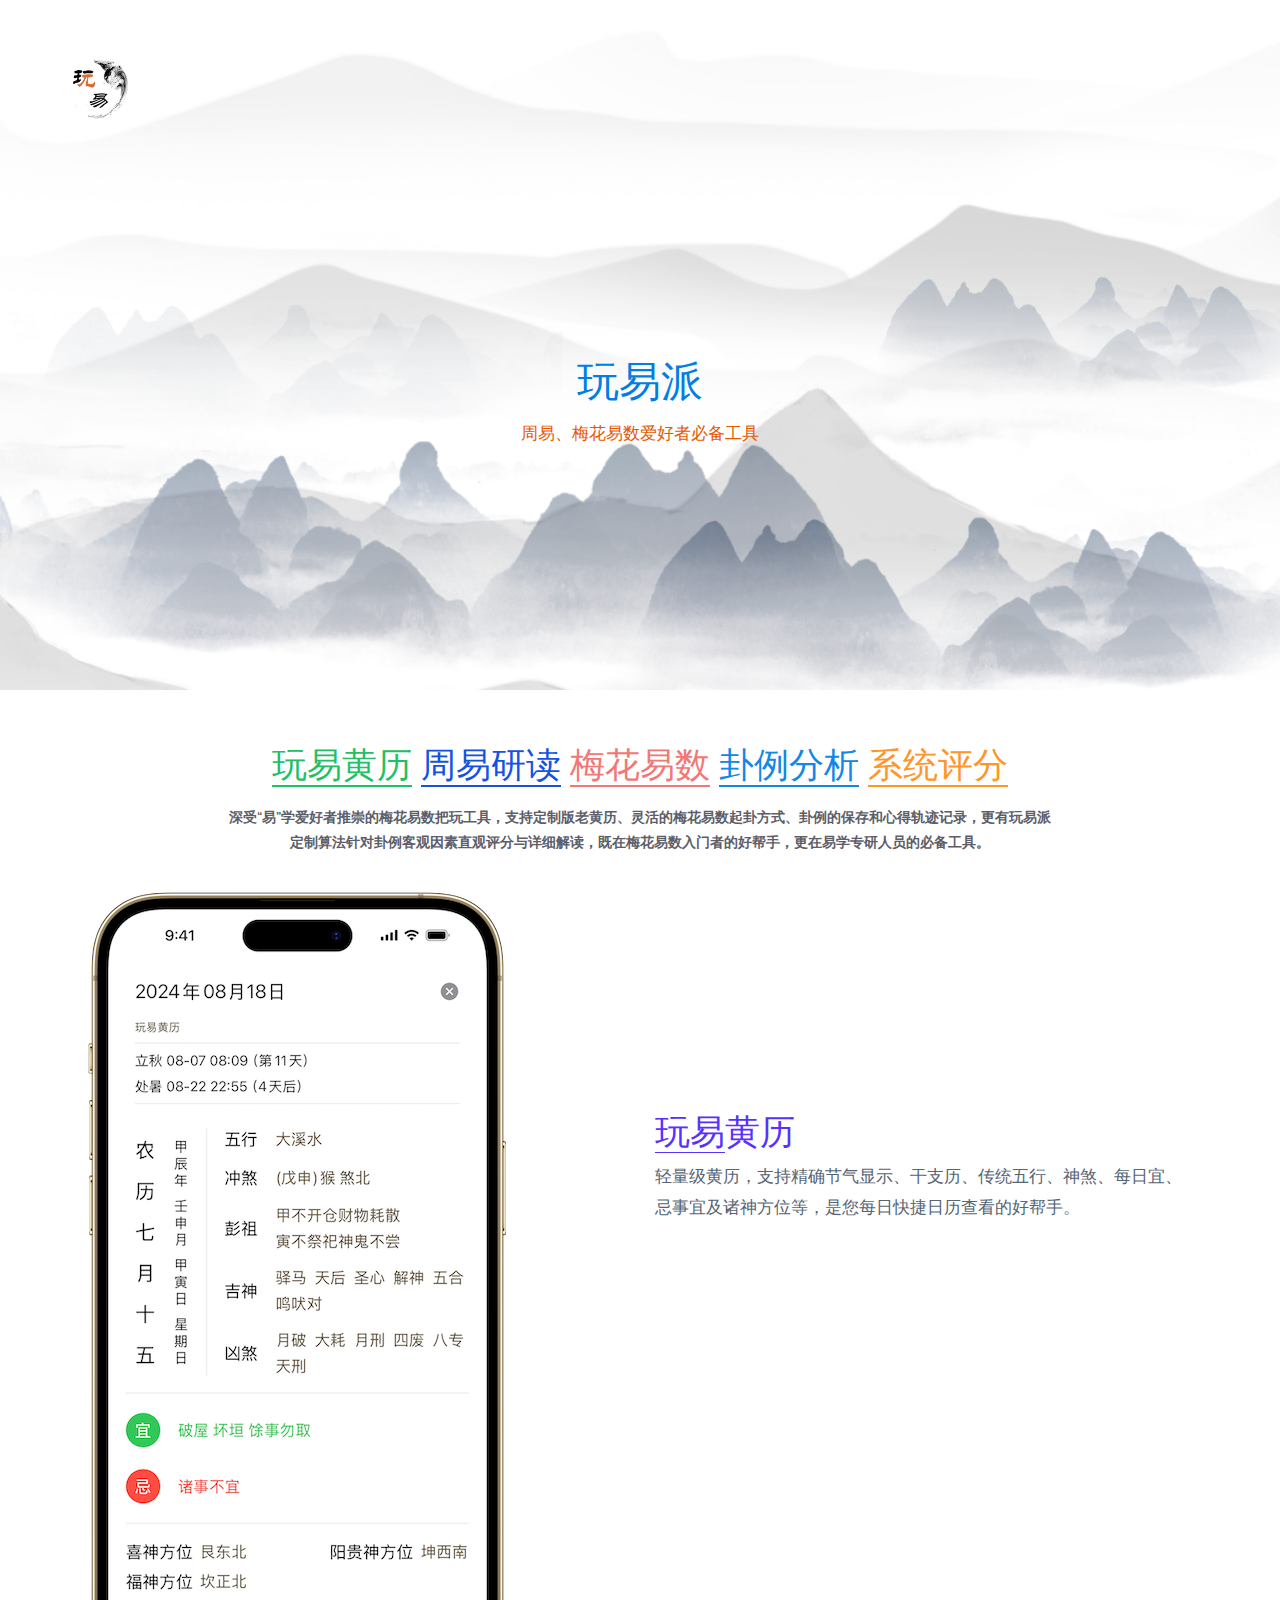
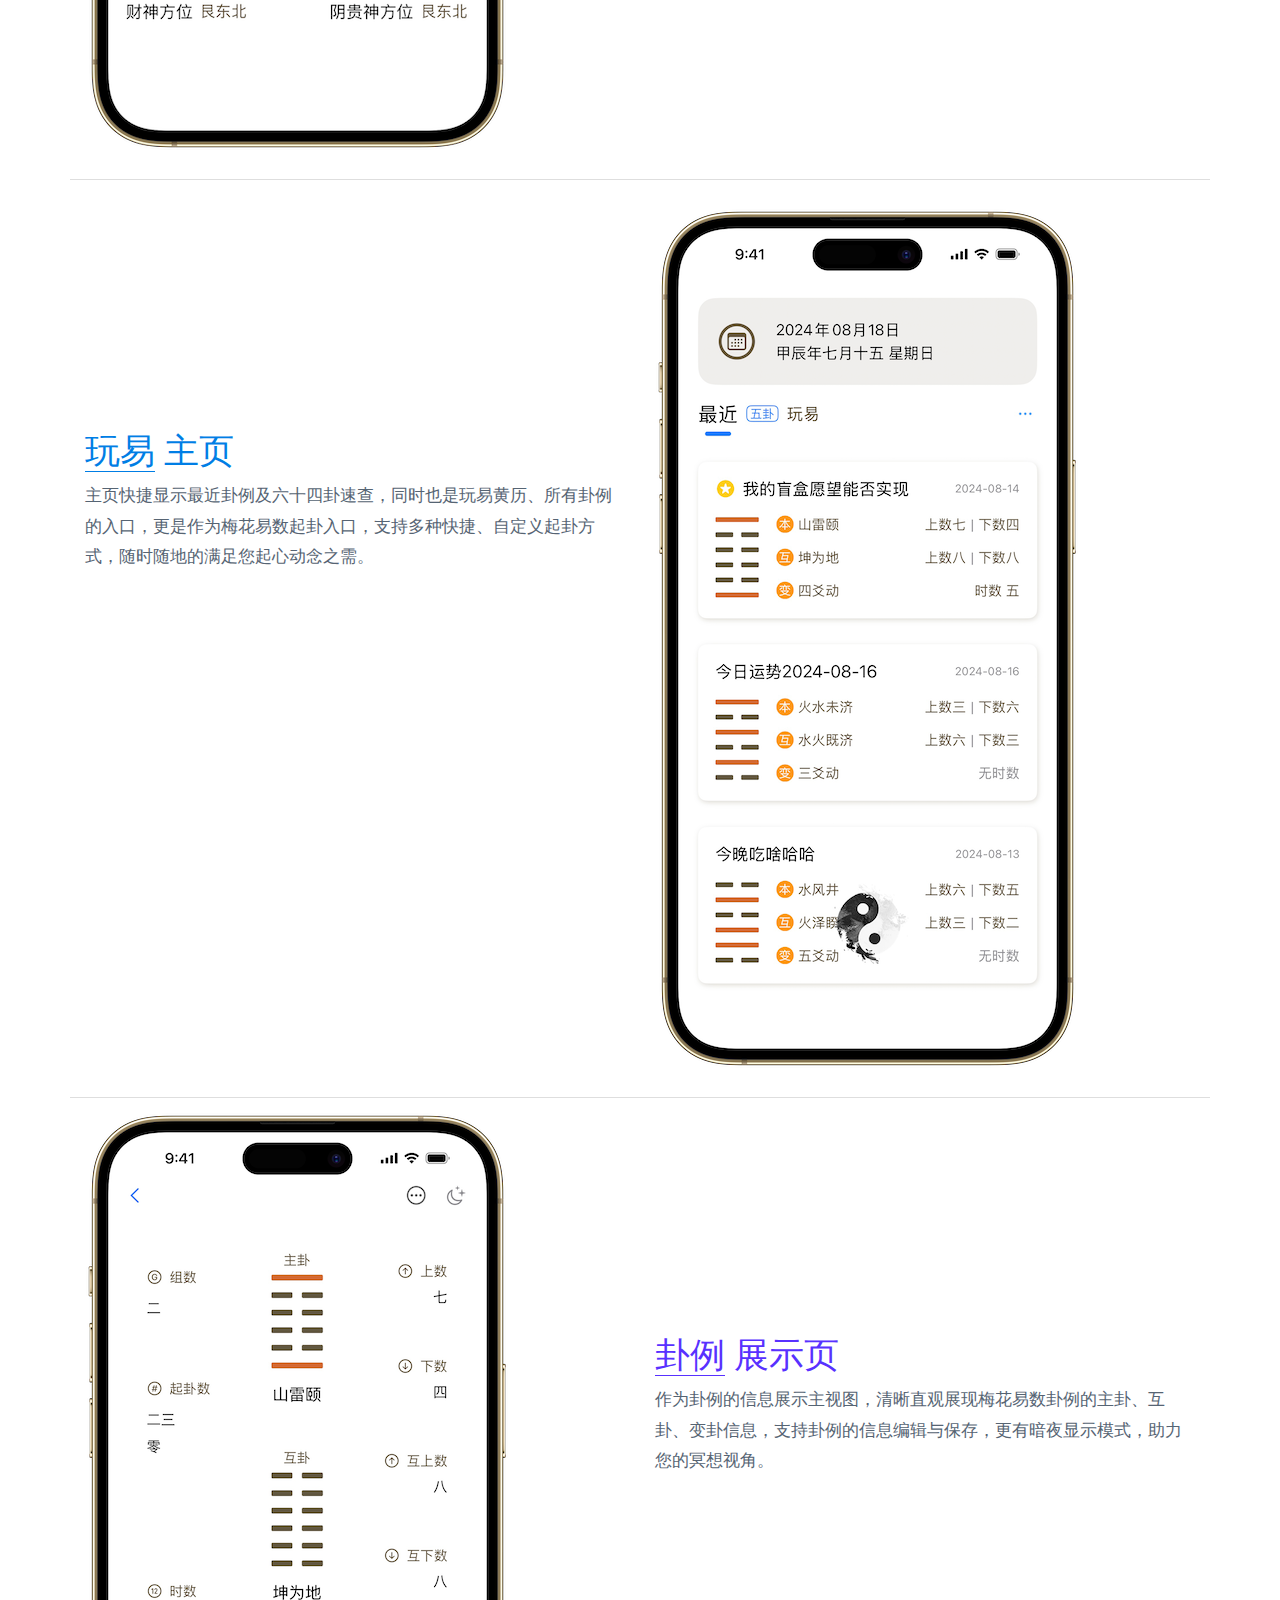
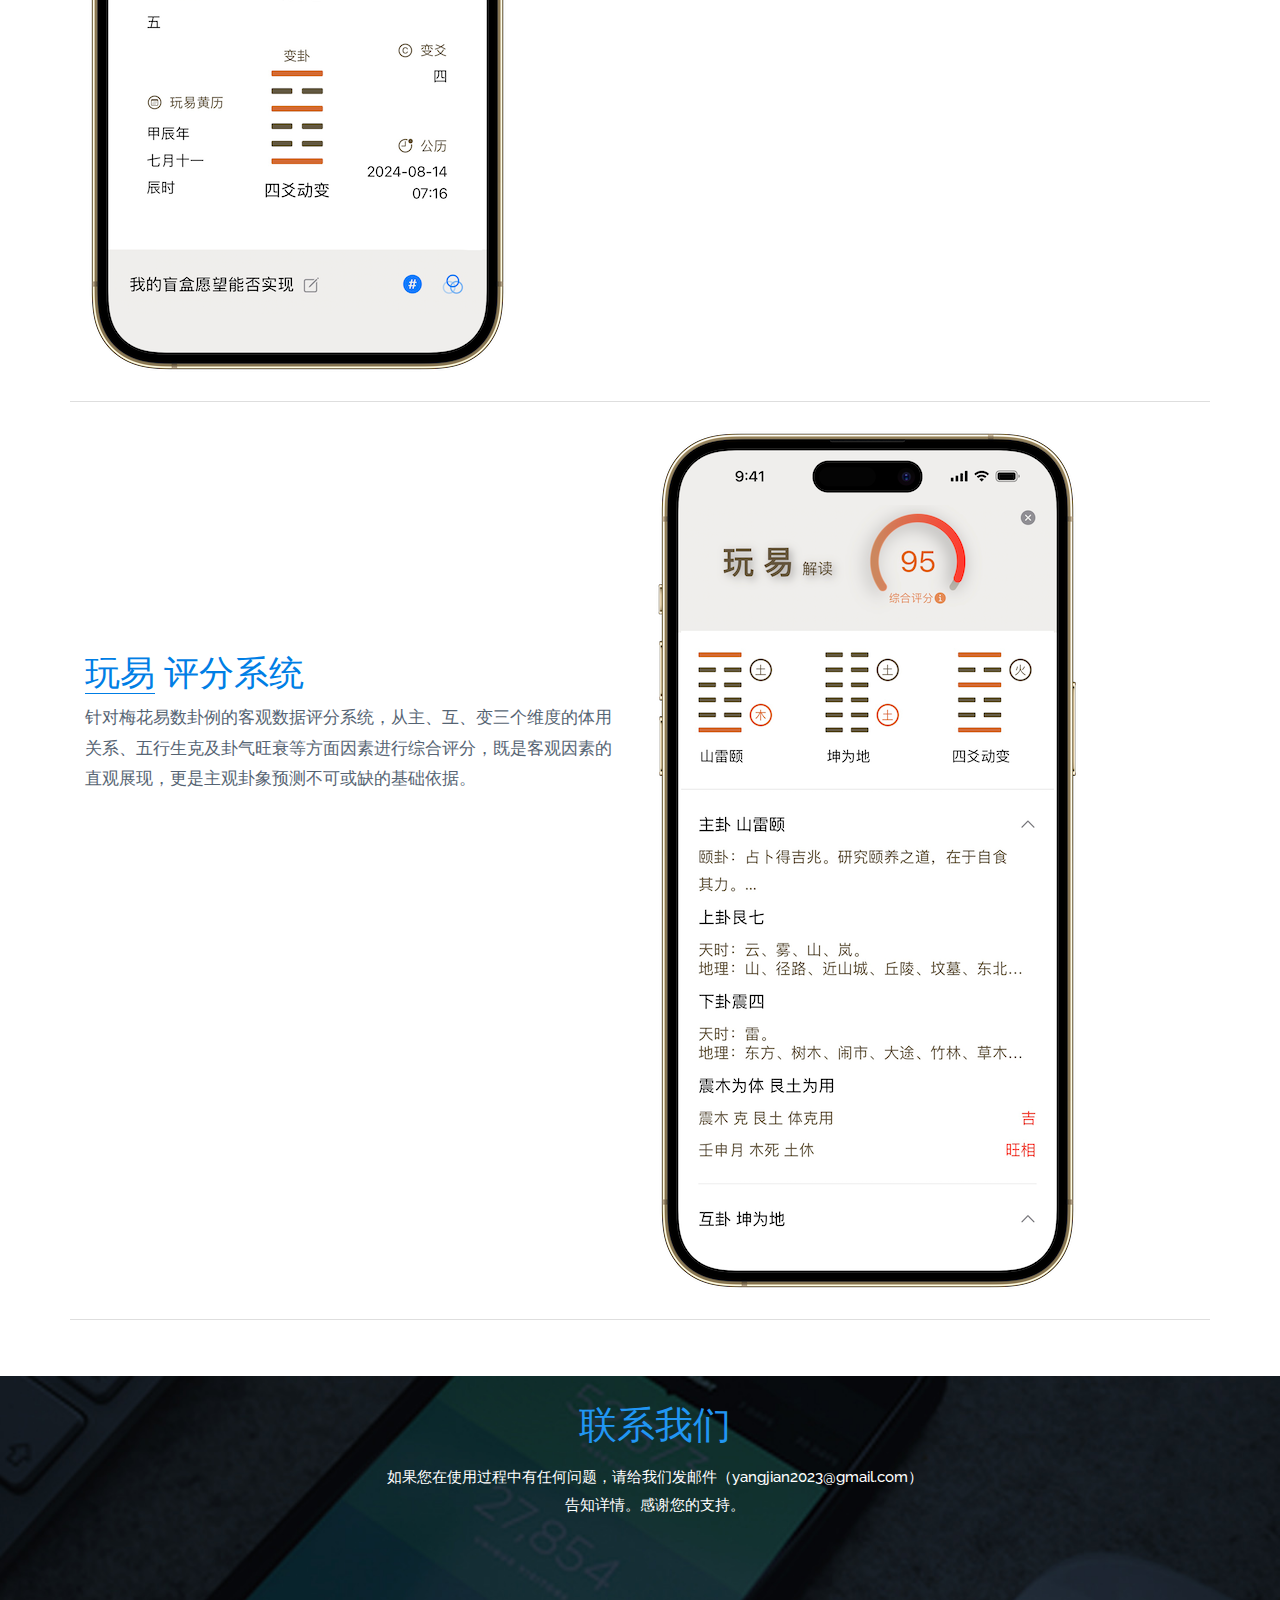
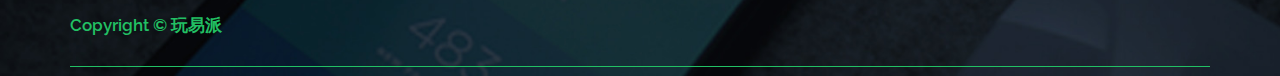
<file: index.html>
<!DOCTYPE html>
<html>
<head>
<title>玩易派</title>
<meta name="viewport" content="width=device-width, initial-scale=1">
<meta http-equiv="Content-Type" content="text/html; charset=utf-8" />
<meta name="keywords" content="Dotpixsel Responsive web template, Bootstrap Web Templates, Flat Web Templates, Andriod Compatible web template, 
Smartphone Compatible web template, free webdesigns for Nokia, Samsung, LG, SonyErricsson, Motorola web design" />
<script type="application/x-javascript"> addEventListener("load", function() { setTimeout(hideURLbar, 0); }, false); function hideURLbar(){ window.scrollTo(0,1); } </script>
<link href='http://fonts.googleapis.com/css?family=Raleway:400,100,200,300,500,600,700,800,900' rel='stylesheet' type='text/css'>
<!-- jQuery (necessary for Bootstrap's JavaScript plugins) -->
<link href="css/bootstrap.css" rel='stylesheet' type='text/css'/>
<link href="css/style.css" rel="stylesheet" type="text/css" media="all" />
<script type="text/javascript" src="js/jquery-1.10.2.min.js"></script>
<script src="js/responsiveslides.min.js"></script>
 <script>
    $(function () {
      $("#slider").responsiveSlides({
      	auto: true,
      	speed: 500,
        namespace: "callbacks",
        pager: true,
      });
    });
  </script>
  <script type="text/javascript" src="js/move-top.js"></script>
<script type="text/javascript" src="js/easing.js"></script>
 <script type="text/javascript">
		jQuery(document).ready(function($) {
			$(".scroll").click(function(event){
				event.preventDefault();
				$('html,body').animate({scrollTop:$(this.hash).offset().top},1200);
			});
		});
	</script>

</head>
<body>
	<div class="header">
		<div class="container">
		<div class="logo">
			<a href="index.html"><img src="images/logo.png"></a>
			</div>
			<div class="header-info">
				<h1>玩易派</h1>
				<p>周易、梅花易数爱好者必备工具</p>
			</div>
		</div>
		</div>
		<div class="content">
			<div class="container">
			<div class="features-section">
				<div class="feature-header">
					<h2><span class="ia">玩易黄历</span> <span class="ib">周易研读</span> <span class="ic">梅花易数</span> <span class="id">卦例分析</span> <span class="ie">系统评分</span></h2>
					<p>深受“易”学爱好者推崇的梅花易数把玩工具，支持定制版老黄历、灵活的梅花易数起卦方式、卦例的保存和心得轨迹记录，更有玩易派定制算法针对卦例客观因素直观评分与详细解读，既在梅花易数入门者的好帮手，更在易学专研人员的必备工具。</p>
					</div>
					<div class="features-grids">
						<div class="feature-grid1">
						<div class="col-md-6 feature1-grid">
							<img src="images/huangli.png">
						</div>
						<div class="col-md-6 feature13-grid">
							<h3><span>玩易</span>黄历</h3>
							<p>轻量级黄历，支持精确节气显示、干支历、传统五行、神煞、每日宜、忌事宜及诸神方位等，是您每日快捷日历查看的好帮手。</p>
<!--							<div class="buttons1">-->
<!--							<a class="btn btn-1 btn-1c button2" href="#">Learn more</a>-->
<!--							<a class="btn btn-1 btn-1c button3" href="#">></a>-->
<!--							</div>-->
						</div>
						<div class="clearfix"></div>
						</div>
						<div class="feature-grid2">
						<div class="col-md-6 feature12-grid">
							<h3><span>玩易</span> 主页</h3>
							<p>主页快捷显示最近卦例及六十四卦速查，同时也是玩易黄历、所有卦例的入口，更是作为梅花易数起卦入口，支持多种快捷、自定义起卦方式，随时随地的满足您起心动念之需。</p>
<!--							<div class="buttons1">-->
<!--							<a class="btn btn-1 btn-1b button4" href="#">Learn more</a>-->
<!--							<a class="btn btn-1 btn-1b button5" href="#">></a>-->
<!--							</div>-->
						</div>
						<div class="col-md-6 feature1-grid">
							<img src="images/main1.png">
						</div>
						<div class="clearfix"></div>
						</div>
						<div class="feature-grid1">
						<div class="col-md-6 feature1-grid">
							<img src="images/detail.png">
						</div>
						<div class="col-md-6 feature13-grid">
							<h3><span>卦例</span> 展示页</h3>
							<p>作为卦例的信息展示主视图，清晰直观展现梅花易数卦例的主卦、互卦、变卦信息，支持卦例的信息编辑与保存，更有暗夜显示模式，助力您的冥想视角。</p>
<!--							<div class="buttons1">-->
<!--							<a class="btn btn-1 btn-1d button6" href="#">Learn more</a>-->
<!--							<a class="btn btn-1 btn-1d button7" href="#">></a>-->
<!--							</div>-->
						</div>
						<div class="clearfix"></div>
						</div>

						<div class="feature-grid2">
							<div class="col-md-6 feature12-grid">
								<h3><span>玩易</span> 评分系统</h3>
								<p>针对梅花易数卦例的客观数据评分系统，从主、互、变三个维度的体用关系、五行生克及卦气旺衰等方面因素进行综合评分，既是客观因素的直观展现，更是主观卦象预测不可或缺的基础依据。</p>
<!--								<div class="buttons1">-->
<!--									<a class="btn btn-1 btn-1b button4" href="#">Learn more</a>-->
<!--									<a class="btn btn-1 btn-1b button5" href="#">></a>-->
<!--								</div>-->
							</div>
							<div class="col-md-6 feature1-grid">
								<img src="images/plus.png">
							</div>
							<div class="clearfix"></div>
						</div>

						<div class="clearfix"></div>
				</div>
				</div>
				</div>
				
							<!--start-divice-scree-slider-->

			<!---image-carsuals---->
<!--	    <link href="css/owl.carousel.css" rel="stylesheet">-->
<!--	    <link href="css/owl.theme.css" rel="stylesheet">-->
<!--   		<script src="js/owl.carousel.js"></script>-->
<!--   		<script>-->
<!--	    $(document).ready(function() {-->
<!--	      $("#owl-demo").owlCarousel({-->
<!--	      	navigation: true,-->
<!--		    navigationText: [-->
<!--		      "<i class='icon-chevron-left icon-white'></i>",-->
<!--		      "<i class='icon-chevron-right icon-white'></i>"-->
<!--		      ],-->
<!--	        items :5,-->
<!--	        slideSpeed :100,-->
<!--	        lazyLoad : true,-->
<!--	        autoPlay : true,-->
<!--	      });-->
<!--	    });-->
<!--	    </script>-->
   		<!---//End-carsuals---->
			<!--End-divice-scree-slider-->	
<!--			<div class="team-section">-->
<!--			<div class="slider1">	  -->
<!--	  <div class="callbacks_container">-->
<!--	      <ul class="rslides" id="slider1">-->
<!--	         <li>-->
<!--				 <img src="images/side-1.png" alt=""/>-->
<!--				  <div class="caption caption1">-->
<!--					<h2>john doe</h2>-->
<!--					<p>It’s good to have everything sorted. Taasky offers categories which can filter your tasks in a very simple manner. Every category has its own colour to avoid chaos.</p>-->
<!--				  </div>-->
<!--	         </li>-->
<!--	         <li>-->
<!--				 <img src="images/side-2.png" alt=""/>-->
<!--				  <div class="caption caption1">-->
<!--					<h2>Aliquam </h2>-->
<!--					<p>It’s good to have everything sorted. Taasky offers categories which can filter your tasks in a very simple manner. Every category has its own colour to avoid chaos.</p>-->
<!--				  </div>-->
<!--	         </li>-->
<!--	         <li>-->
<!--				 <img src="images/side-3.png" alt=""/>-->
<!--				  <div class="caption caption1">-->
<!--					<h2> faucibus </h2>-->
<!--					<p>Aenean auctor wisi et urna. Aliquam erat volutpat. Duis ac turpis. Integer rutem. Lorem ipsum dolor sit amet, conectetu er adipiscing elit.vestibulum.</p>-->
<!--				  </div>-->
<!--	         </li>-->
<!--	      </ul>	      -->
<!--      </div>-->
<!--</div>-->
<!--	<script src="js/responsiveslides.min.js"></script>-->
<!--	 <script>-->
<!--		$(function () {-->
<!--		  $("#slider1").responsiveSlides({-->
<!--			auto: true,-->
<!--			speed: 500,-->
<!--			namespace: "callbacks",-->
<!--			pager: true,-->
<!--		  });-->
<!--		});-->
<!--	  </script>-->
<!--	&lt;!&ndash;-&ndash;&gt;-->
<!--</div>-->
		</div>
		<div class="footer-section">
			<div class="container">

				<div class="app" id="screens">
					<div class="container">
						<div class="discover-header">
							<h3>联系我们</h3>
							<p> 如果您在使用过程中有任何问题，请给我们发邮件（yangjian2023@gmail.com）告知详情。感谢您的支持。 </p>
						</div>
					</div>
				</div>

			<div class="footer-top">
				<div class="copy-rights">
					<p>Copyright &copy; 玩易派</p>
					</div>
<!--					<div class="top-menu">-->
<!--						<ul>-->
<!--							<li><a href="contact.html">contact</a></li>-->
<!--								<li><a href="faq.html">faq</a></li>-->
<!--									<li><a href="blog.html">blog</a></li>-->
<!--						</ul>-->
<!--						</div>-->
						<div class="clearfix"></div>
				</div>
				<div class="footer-bottom">
									<div class="clearfix"></div>
					</div>
					<script type="text/javascript">
						$(document).ready(function() {
							/*
							var defaults = {
					  			containerID: 'toTop', // fading element id
								containerHoverID: 'toTopHover', // fading element hover id
								scrollSpeed: 1200,
								easingType: 'linear' 
					 		};
							*/
							
							$().UItoTop({ easingType: 'easeOutQuart' });
							
						});
					</script>
				<a href="#" id="toTop" style="display: block;"> <span id="toTopHover" style="opacity: 1;"> </span></a>

				</div>
			</div>				
<!--		<div style="display:none"><script src='http://v7.cnzz.com/stat.php?id=155540&web_id=155540' language='JavaScript' charset='gb2312'></script></div>-->
</body>
</html>
</file>
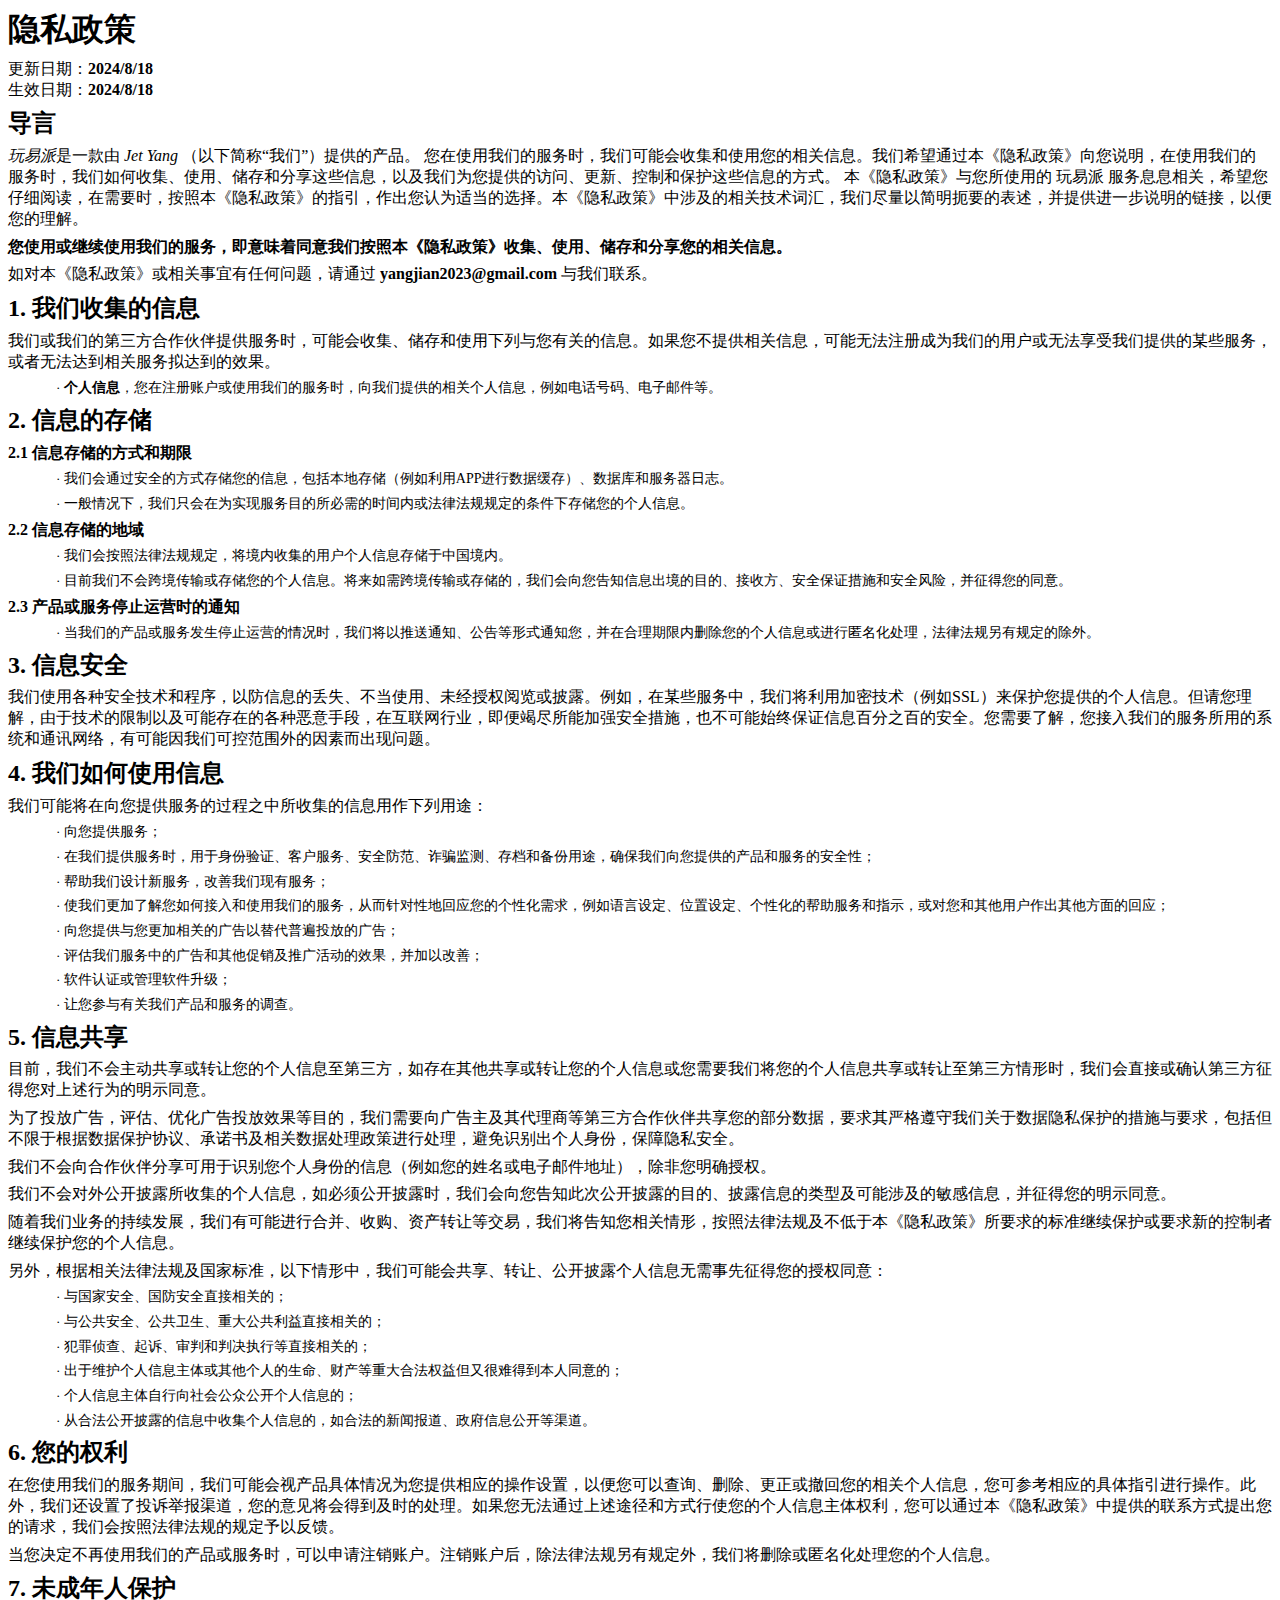
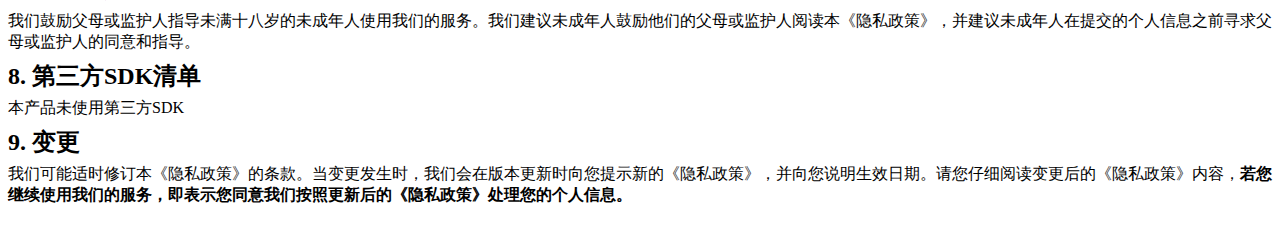
<file: license/privacy.html>
<html xmlns:o="urn:schemas-microsoft-com:office:office" xmlns:w="urn:schemas-microsoft-com:office:word" xmlns:dt="uuid:C2F41010-65B3-11d1-A29F-00AA00C14882" xmlns="http://www.w3.org/TR/REC-html40"><head><meta http-equiv=Content-Type  content="text/html; charset=utf-8" ><meta name=ProgId  content=Word.Document ><meta name=Generator  content="Microsoft Word 14" ><meta name=Originator  content="Microsoft Word 14" ><link rel=File-List  href="privacy.files/filelist.xml" ><title></title><!--[if gte mso 9]><xml><o:DocumentProperties><o:Author>杨建</o:Author><o:LastAuthor>杨建</o:LastAuthor><o:Revision>1</o:Revision><o:Pages>6</o:Pages></o:DocumentProperties><o:CustomDocumentProperties><o:KSOProductBuildVer dt:dt="string" >2052-6.7.1.8828</o:KSOProductBuildVer><o:ICV dt:dt="string" >DB55B712F39921B2F6C9C166BD83E488_41</o:ICV></o:CustomDocumentProperties></xml><![endif]--><!--[if gte mso 9]><xml><o:OfficeDocumentSettings></o:OfficeDocumentSettings></xml><![endif]--><!--[if gte mso 9]><xml><w:WordDocument><w:BrowserLevel>MicrosoftInternetExplorer4</w:BrowserLevel><w:DisplayHorizontalDrawingGridEvery>0</w:DisplayHorizontalDrawingGridEvery><w:DisplayVerticalDrawingGridEvery>2</w:DisplayVerticalDrawingGridEvery><w:DocumentKind>DocumentNotSpecified</w:DocumentKind><w:DrawingGridVerticalSpacing>7.8 磅</w:DrawingGridVerticalSpacing><w:View>Web</w:View><w:Compatibility><w:AdjustLineHeightInTable/><w:DontGrowAutofit/><w:BalanceSingleByteDoubleByteWidth/><w:DoNotExpandShiftReturn/><w:UseFELayout/></w:Compatibility><w:Zoom>0</w:Zoom></w:WordDocument></xml><![endif]--><!--[if gte mso 9]><xml><w:LatentStyles DefLockedState="false"  DefUnhideWhenUsed="true"  DefSemiHidden="true"  DefQFormat="false"  DefPriority="99"  LatentStyleCount="260" >
<w:LsdException Locked="false"  Priority="0"  SemiHidden="false"  UnhideWhenUsed="false"  QFormat="true"  Name="Normal" ></w:LsdException>
<w:LsdException Locked="false"  Priority="0"  SemiHidden="false"  UnhideWhenUsed="false"  QFormat="true"  Name="heading 1" ></w:LsdException>
<w:LsdException Locked="false"  Priority="0"  SemiHidden="false"  QFormat="true"  Name="heading 2" ></w:LsdException>
<w:LsdException Locked="false"  Priority="0"  SemiHidden="false"  QFormat="true"  Name="heading 3" ></w:LsdException>
<w:LsdException Locked="false"  Priority="0"  SemiHidden="false"  QFormat="true"  Name="heading 4" ></w:LsdException>
<w:LsdException Locked="false"  Priority="0"  SemiHidden="false"  QFormat="true"  Name="heading 5" ></w:LsdException>
<w:LsdException Locked="false"  Priority="0"  SemiHidden="false"  QFormat="true"  Name="heading 6" ></w:LsdException>
<w:LsdException Locked="false"  Priority="0"  SemiHidden="false"  QFormat="true"  Name="heading 7" ></w:LsdException>
<w:LsdException Locked="false"  Priority="0"  SemiHidden="false"  QFormat="true"  Name="heading 8" ></w:LsdException>
<w:LsdException Locked="false"  Priority="0"  SemiHidden="false"  QFormat="true"  Name="heading 9" ></w:LsdException>
<w:LsdException Locked="false"  Priority="0"  SemiHidden="false"  UnhideWhenUsed="false"  Name="index 1" ></w:LsdException>
<w:LsdException Locked="false"  Priority="0"  SemiHidden="false"  UnhideWhenUsed="false"  Name="index 2" ></w:LsdException>
<w:LsdException Locked="false"  Priority="0"  SemiHidden="false"  UnhideWhenUsed="false"  Name="index 3" ></w:LsdException>
<w:LsdException Locked="false"  Priority="0"  SemiHidden="false"  UnhideWhenUsed="false"  Name="index 4" ></w:LsdException>
<w:LsdException Locked="false"  Priority="0"  SemiHidden="false"  UnhideWhenUsed="false"  Name="index 5" ></w:LsdException>
<w:LsdException Locked="false"  Priority="0"  SemiHidden="false"  UnhideWhenUsed="false"  Name="index 6" ></w:LsdException>
<w:LsdException Locked="false"  Priority="0"  SemiHidden="false"  UnhideWhenUsed="false"  Name="index 7" ></w:LsdException>
<w:LsdException Locked="false"  Priority="0"  SemiHidden="false"  UnhideWhenUsed="false"  Name="index 8" ></w:LsdException>
<w:LsdException Locked="false"  Priority="0"  SemiHidden="false"  UnhideWhenUsed="false"  Name="index 9" ></w:LsdException>
<w:LsdException Locked="false"  Priority="0"  SemiHidden="false"  UnhideWhenUsed="false"  Name="toc 1" ></w:LsdException>
<w:LsdException Locked="false"  Priority="0"  SemiHidden="false"  UnhideWhenUsed="false"  Name="toc 2" ></w:LsdException>
<w:LsdException Locked="false"  Priority="0"  SemiHidden="false"  UnhideWhenUsed="false"  Name="toc 3" ></w:LsdException>
<w:LsdException Locked="false"  Priority="0"  SemiHidden="false"  UnhideWhenUsed="false"  Name="toc 4" ></w:LsdException>
<w:LsdException Locked="false"  Priority="0"  SemiHidden="false"  UnhideWhenUsed="false"  Name="toc 5" ></w:LsdException>
<w:LsdException Locked="false"  Priority="0"  SemiHidden="false"  UnhideWhenUsed="false"  Name="toc 6" ></w:LsdException>
<w:LsdException Locked="false"  Priority="0"  SemiHidden="false"  UnhideWhenUsed="false"  Name="toc 7" ></w:LsdException>
<w:LsdException Locked="false"  Priority="0"  SemiHidden="false"  UnhideWhenUsed="false"  Name="toc 8" ></w:LsdException>
<w:LsdException Locked="false"  Priority="0"  SemiHidden="false"  UnhideWhenUsed="false"  Name="toc 9" ></w:LsdException>
<w:LsdException Locked="false"  Priority="0"  SemiHidden="false"  UnhideWhenUsed="false"  Name="Normal Indent" ></w:LsdException>
<w:LsdException Locked="false"  Priority="0"  SemiHidden="false"  UnhideWhenUsed="false"  Name="footnote text" ></w:LsdException>
<w:LsdException Locked="false"  Priority="0"  SemiHidden="false"  UnhideWhenUsed="false"  Name="annotation text" ></w:LsdException>
<w:LsdException Locked="false"  Priority="0"  SemiHidden="false"  UnhideWhenUsed="false"  Name="header" ></w:LsdException>
<w:LsdException Locked="false"  Priority="0"  SemiHidden="false"  UnhideWhenUsed="false"  Name="footer" ></w:LsdException>
<w:LsdException Locked="false"  Priority="0"  SemiHidden="false"  UnhideWhenUsed="false"  Name="index heading" ></w:LsdException>
<w:LsdException Locked="false"  Priority="0"  SemiHidden="false"  QFormat="true"  Name="caption" ></w:LsdException>
<w:LsdException Locked="false"  Priority="0"  SemiHidden="false"  UnhideWhenUsed="false"  Name="table of figures" ></w:LsdException>
<w:LsdException Locked="false"  Priority="0"  SemiHidden="false"  UnhideWhenUsed="false"  Name="envelope address" ></w:LsdException>
<w:LsdException Locked="false"  Priority="0"  SemiHidden="false"  UnhideWhenUsed="false"  Name="envelope return" ></w:LsdException>
<w:LsdException Locked="false"  Priority="0"  SemiHidden="false"  UnhideWhenUsed="false"  Name="footnote reference" ></w:LsdException>
<w:LsdException Locked="false"  Priority="0"  SemiHidden="false"  UnhideWhenUsed="false"  Name="annotation reference" ></w:LsdException>
<w:LsdException Locked="false"  Priority="0"  SemiHidden="false"  UnhideWhenUsed="false"  Name="line number" ></w:LsdException>
<w:LsdException Locked="false"  Priority="0"  SemiHidden="false"  UnhideWhenUsed="false"  Name="page number" ></w:LsdException>
<w:LsdException Locked="false"  Priority="0"  SemiHidden="false"  UnhideWhenUsed="false"  Name="endnote reference" ></w:LsdException>
<w:LsdException Locked="false"  Priority="0"  SemiHidden="false"  UnhideWhenUsed="false"  Name="endnote text" ></w:LsdException>
<w:LsdException Locked="false"  Priority="0"  SemiHidden="false"  UnhideWhenUsed="false"  Name="table of authorities" ></w:LsdException>
<w:LsdException Locked="false"  Priority="0"  SemiHidden="false"  UnhideWhenUsed="false"  Name="macro" ></w:LsdException>
<w:LsdException Locked="false"  Priority="0"  SemiHidden="false"  UnhideWhenUsed="false"  Name="toa heading" ></w:LsdException>
<w:LsdException Locked="false"  Priority="0"  SemiHidden="false"  UnhideWhenUsed="false"  Name="List" ></w:LsdException>
<w:LsdException Locked="false"  Priority="0"  SemiHidden="false"  UnhideWhenUsed="false"  Name="List Bullet" ></w:LsdException>
<w:LsdException Locked="false"  Priority="0"  SemiHidden="false"  UnhideWhenUsed="false"  Name="List Number" ></w:LsdException>
<w:LsdException Locked="false"  Priority="0"  SemiHidden="false"  UnhideWhenUsed="false"  Name="List 2" ></w:LsdException>
<w:LsdException Locked="false"  Priority="0"  SemiHidden="false"  UnhideWhenUsed="false"  Name="List 3" ></w:LsdException>
<w:LsdException Locked="false"  Priority="0"  SemiHidden="false"  UnhideWhenUsed="false"  Name="List 4" ></w:LsdException>
<w:LsdException Locked="false"  Priority="0"  SemiHidden="false"  UnhideWhenUsed="false"  Name="List 5" ></w:LsdException>
<w:LsdException Locked="false"  Priority="0"  SemiHidden="false"  UnhideWhenUsed="false"  Name="List Bullet 2" ></w:LsdException>
<w:LsdException Locked="false"  Priority="0"  SemiHidden="false"  UnhideWhenUsed="false"  Name="List Bullet 3" ></w:LsdException>
<w:LsdException Locked="false"  Priority="0"  SemiHidden="false"  UnhideWhenUsed="false"  Name="List Bullet 4" ></w:LsdException>
<w:LsdException Locked="false"  Priority="0"  SemiHidden="false"  UnhideWhenUsed="false"  Name="List Bullet 5" ></w:LsdException>
<w:LsdException Locked="false"  Priority="0"  SemiHidden="false"  UnhideWhenUsed="false"  Name="List Number 2" ></w:LsdException>
<w:LsdException Locked="false"  Priority="0"  SemiHidden="false"  UnhideWhenUsed="false"  Name="List Number 3" ></w:LsdException>
<w:LsdException Locked="false"  Priority="0"  SemiHidden="false"  UnhideWhenUsed="false"  Name="List Number 4" ></w:LsdException>
<w:LsdException Locked="false"  Priority="0"  SemiHidden="false"  UnhideWhenUsed="false"  Name="List Number 5" ></w:LsdException>
<w:LsdException Locked="false"  Priority="0"  SemiHidden="false"  UnhideWhenUsed="false"  QFormat="true"  Name="Title" ></w:LsdException>
<w:LsdException Locked="false"  Priority="0"  SemiHidden="false"  UnhideWhenUsed="false"  Name="Closing" ></w:LsdException>
<w:LsdException Locked="false"  Priority="0"  SemiHidden="false"  UnhideWhenUsed="false"  Name="Signature" ></w:LsdException>
<w:LsdException Locked="false"  Priority="0"  UnhideWhenUsed="false"  Name="Default Paragraph Font" ></w:LsdException>
<w:LsdException Locked="false"  Priority="0"  SemiHidden="false"  UnhideWhenUsed="false"  Name="Body Text" ></w:LsdException>
<w:LsdException Locked="false"  Priority="0"  SemiHidden="false"  UnhideWhenUsed="false"  Name="Body Text Indent" ></w:LsdException>
<w:LsdException Locked="false"  Priority="0"  SemiHidden="false"  UnhideWhenUsed="false"  Name="List Continue" ></w:LsdException>
<w:LsdException Locked="false"  Priority="0"  SemiHidden="false"  UnhideWhenUsed="false"  Name="List Continue 2" ></w:LsdException>
<w:LsdException Locked="false"  Priority="0"  SemiHidden="false"  UnhideWhenUsed="false"  Name="List Continue 3" ></w:LsdException>
<w:LsdException Locked="false"  Priority="0"  SemiHidden="false"  UnhideWhenUsed="false"  Name="List Continue 4" ></w:LsdException>
<w:LsdException Locked="false"  Priority="0"  SemiHidden="false"  UnhideWhenUsed="false"  Name="List Continue 5" ></w:LsdException>
<w:LsdException Locked="false"  Priority="0"  SemiHidden="false"  UnhideWhenUsed="false"  Name="Message Header" ></w:LsdException>
<w:LsdException Locked="false"  Priority="0"  SemiHidden="false"  UnhideWhenUsed="false"  QFormat="true"  Name="Subtitle" ></w:LsdException>
<w:LsdException Locked="false"  Priority="0"  SemiHidden="false"  UnhideWhenUsed="false"  Name="Salutation" ></w:LsdException>
<w:LsdException Locked="false"  Priority="0"  SemiHidden="false"  UnhideWhenUsed="false"  Name="Date" ></w:LsdException>
<w:LsdException Locked="false"  Priority="0"  SemiHidden="false"  UnhideWhenUsed="false"  Name="Body Text First Indent" ></w:LsdException>
<w:LsdException Locked="false"  Priority="0"  SemiHidden="false"  UnhideWhenUsed="false"  Name="Body Text First Indent 2" ></w:LsdException>
<w:LsdException Locked="false"  Priority="0"  SemiHidden="false"  UnhideWhenUsed="false"  Name="Note Heading" ></w:LsdException>
<w:LsdException Locked="false"  Priority="0"  SemiHidden="false"  UnhideWhenUsed="false"  Name="Body Text 2" ></w:LsdException>
<w:LsdException Locked="false"  Priority="0"  SemiHidden="false"  UnhideWhenUsed="false"  Name="Body Text 3" ></w:LsdException>
<w:LsdException Locked="false"  Priority="0"  SemiHidden="false"  UnhideWhenUsed="false"  Name="Body Text Indent 2" ></w:LsdException>
<w:LsdException Locked="false"  Priority="0"  SemiHidden="false"  UnhideWhenUsed="false"  Name="Body Text Indent 3" ></w:LsdException>
<w:LsdException Locked="false"  Priority="0"  SemiHidden="false"  UnhideWhenUsed="false"  Name="Block Text" ></w:LsdException>
<w:LsdException Locked="false"  Priority="0"  SemiHidden="false"  UnhideWhenUsed="false"  Name="Hyperlink" ></w:LsdException>
<w:LsdException Locked="false"  Priority="0"  SemiHidden="false"  UnhideWhenUsed="false"  Name="FollowedHyperlink" ></w:LsdException>
<w:LsdException Locked="false"  Priority="0"  SemiHidden="false"  UnhideWhenUsed="false"  QFormat="true"  Name="Strong" ></w:LsdException>
<w:LsdException Locked="false"  Priority="0"  SemiHidden="false"  UnhideWhenUsed="false"  QFormat="true"  Name="Emphasis" ></w:LsdException>
<w:LsdException Locked="false"  Priority="0"  SemiHidden="false"  UnhideWhenUsed="false"  Name="Document Map" ></w:LsdException>
<w:LsdException Locked="false"  Priority="0"  SemiHidden="false"  UnhideWhenUsed="false"  Name="Plain Text" ></w:LsdException>
<w:LsdException Locked="false"  Priority="0"  SemiHidden="false"  UnhideWhenUsed="false"  Name="E-mail Signature" ></w:LsdException>
<w:LsdException Locked="false"  Priority="0"  SemiHidden="false"  UnhideWhenUsed="false"  Name="Normal (Web)" ></w:LsdException>
<w:LsdException Locked="false"  Priority="0"  SemiHidden="false"  UnhideWhenUsed="false"  Name="HTML Acronym" ></w:LsdException>
<w:LsdException Locked="false"  Priority="0"  SemiHidden="false"  UnhideWhenUsed="false"  Name="HTML Address" ></w:LsdException>
<w:LsdException Locked="false"  Priority="0"  SemiHidden="false"  UnhideWhenUsed="false"  Name="HTML Cite" ></w:LsdException>
<w:LsdException Locked="false"  Priority="0"  SemiHidden="false"  UnhideWhenUsed="false"  Name="HTML Code" ></w:LsdException>
<w:LsdException Locked="false"  Priority="0"  SemiHidden="false"  UnhideWhenUsed="false"  Name="HTML Definition" ></w:LsdException>
<w:LsdException Locked="false"  Priority="0"  SemiHidden="false"  UnhideWhenUsed="false"  Name="HTML Keyboard" ></w:LsdException>
<w:LsdException Locked="false"  Priority="0"  SemiHidden="false"  UnhideWhenUsed="false"  Name="HTML Preformatted" ></w:LsdException>
<w:LsdException Locked="false"  Priority="0"  SemiHidden="false"  UnhideWhenUsed="false"  Name="HTML Sample" ></w:LsdException>
<w:LsdException Locked="false"  Priority="0"  SemiHidden="false"  UnhideWhenUsed="false"  Name="HTML Typewriter" ></w:LsdException>
<w:LsdException Locked="false"  Priority="0"  SemiHidden="false"  UnhideWhenUsed="false"  Name="HTML Variable" ></w:LsdException>
<w:LsdException Locked="false"  Priority="0"  UnhideWhenUsed="false"  Name="Normal Table" ></w:LsdException>
<w:LsdException Locked="false"  Priority="0"  SemiHidden="false"  UnhideWhenUsed="false"  Name="annotation subject" ></w:LsdException>
<w:LsdException Locked="false"  Priority="99"  SemiHidden="false"  Name="No List" ></w:LsdException>
<w:LsdException Locked="false"  Priority="99"  SemiHidden="false"  Name="1 / a / i" ></w:LsdException>
<w:LsdException Locked="false"  Priority="99"  SemiHidden="false"  Name="1 / 1.1 / 1.1.1" ></w:LsdException>
<w:LsdException Locked="false"  Priority="99"  SemiHidden="false"  Name="Article / Section" ></w:LsdException>
<w:LsdException Locked="false"  Priority="0"  SemiHidden="false"  UnhideWhenUsed="false"  Name="Table Simple 1" ></w:LsdException>
<w:LsdException Locked="false"  Priority="0"  SemiHidden="false"  UnhideWhenUsed="false"  Name="Table Simple 2" ></w:LsdException>
<w:LsdException Locked="false"  Priority="0"  SemiHidden="false"  UnhideWhenUsed="false"  Name="Table Simple 3" ></w:LsdException>
<w:LsdException Locked="false"  Priority="0"  SemiHidden="false"  UnhideWhenUsed="false"  Name="Table Classic 1" ></w:LsdException>
<w:LsdException Locked="false"  Priority="0"  SemiHidden="false"  UnhideWhenUsed="false"  Name="Table Classic 2" ></w:LsdException>
<w:LsdException Locked="false"  Priority="0"  SemiHidden="false"  UnhideWhenUsed="false"  Name="Table Classic 3" ></w:LsdException>
<w:LsdException Locked="false"  Priority="0"  SemiHidden="false"  UnhideWhenUsed="false"  Name="Table Classic 4" ></w:LsdException>
<w:LsdException Locked="false"  Priority="0"  SemiHidden="false"  UnhideWhenUsed="false"  Name="Table Colorful 1" ></w:LsdException>
<w:LsdException Locked="false"  Priority="0"  SemiHidden="false"  UnhideWhenUsed="false"  Name="Table Colorful 2" ></w:LsdException>
<w:LsdException Locked="false"  Priority="0"  SemiHidden="false"  UnhideWhenUsed="false"  Name="Table Colorful 3" ></w:LsdException>
<w:LsdException Locked="false"  Priority="0"  SemiHidden="false"  UnhideWhenUsed="false"  Name="Table Columns 1" ></w:LsdException>
<w:LsdException Locked="false"  Priority="0"  SemiHidden="false"  UnhideWhenUsed="false"  Name="Table Columns 2" ></w:LsdException>
<w:LsdException Locked="false"  Priority="0"  SemiHidden="false"  UnhideWhenUsed="false"  Name="Table Columns 3" ></w:LsdException>
<w:LsdException Locked="false"  Priority="0"  SemiHidden="false"  UnhideWhenUsed="false"  Name="Table Columns 4" ></w:LsdException>
<w:LsdException Locked="false"  Priority="0"  SemiHidden="false"  UnhideWhenUsed="false"  Name="Table Columns 5" ></w:LsdException>
<w:LsdException Locked="false"  Priority="0"  SemiHidden="false"  UnhideWhenUsed="false"  Name="Table Grid 1" ></w:LsdException>
<w:LsdException Locked="false"  Priority="0"  SemiHidden="false"  UnhideWhenUsed="false"  Name="Table Grid 2" ></w:LsdException>
<w:LsdException Locked="false"  Priority="0"  SemiHidden="false"  UnhideWhenUsed="false"  Name="Table Grid 3" ></w:LsdException>
<w:LsdException Locked="false"  Priority="0"  SemiHidden="false"  UnhideWhenUsed="false"  Name="Table Grid 4" ></w:LsdException>
<w:LsdException Locked="false"  Priority="0"  SemiHidden="false"  UnhideWhenUsed="false"  Name="Table Grid 5" ></w:LsdException>
<w:LsdException Locked="false"  Priority="0"  SemiHidden="false"  UnhideWhenUsed="false"  Name="Table Grid 6" ></w:LsdException>
<w:LsdException Locked="false"  Priority="0"  SemiHidden="false"  UnhideWhenUsed="false"  Name="Table Grid 7" ></w:LsdException>
<w:LsdException Locked="false"  Priority="0"  SemiHidden="false"  UnhideWhenUsed="false"  Name="Table Grid 8" ></w:LsdException>
<w:LsdException Locked="false"  Priority="0"  SemiHidden="false"  UnhideWhenUsed="false"  Name="Table List 1" ></w:LsdException>
<w:LsdException Locked="false"  Priority="0"  SemiHidden="false"  UnhideWhenUsed="false"  Name="Table List 2" ></w:LsdException>
<w:LsdException Locked="false"  Priority="0"  SemiHidden="false"  UnhideWhenUsed="false"  Name="Table List 3" ></w:LsdException>
<w:LsdException Locked="false"  Priority="0"  SemiHidden="false"  UnhideWhenUsed="false"  Name="Table List 4" ></w:LsdException>
<w:LsdException Locked="false"  Priority="0"  SemiHidden="false"  UnhideWhenUsed="false"  Name="Table List 5" ></w:LsdException>
<w:LsdException Locked="false"  Priority="0"  SemiHidden="false"  UnhideWhenUsed="false"  Name="Table List 6" ></w:LsdException>
<w:LsdException Locked="false"  Priority="0"  SemiHidden="false"  UnhideWhenUsed="false"  Name="Table List 7" ></w:LsdException>
<w:LsdException Locked="false"  Priority="0"  SemiHidden="false"  UnhideWhenUsed="false"  Name="Table List 8" ></w:LsdException>
<w:LsdException Locked="false"  Priority="0"  SemiHidden="false"  UnhideWhenUsed="false"  Name="Table 3D effects 1" ></w:LsdException>
<w:LsdException Locked="false"  Priority="0"  SemiHidden="false"  UnhideWhenUsed="false"  Name="Table 3D effects 2" ></w:LsdException>
<w:LsdException Locked="false"  Priority="0"  SemiHidden="false"  UnhideWhenUsed="false"  Name="Table 3D effects 3" ></w:LsdException>
<w:LsdException Locked="false"  Priority="0"  SemiHidden="false"  UnhideWhenUsed="false"  Name="Table Contemporary" ></w:LsdException>
<w:LsdException Locked="false"  Priority="0"  SemiHidden="false"  UnhideWhenUsed="false"  Name="Table Elegant" ></w:LsdException>
<w:LsdException Locked="false"  Priority="0"  SemiHidden="false"  UnhideWhenUsed="false"  Name="Table Professional" ></w:LsdException>
<w:LsdException Locked="false"  Priority="0"  SemiHidden="false"  UnhideWhenUsed="false"  Name="Table Subtle 1" ></w:LsdException>
<w:LsdException Locked="false"  Priority="0"  SemiHidden="false"  UnhideWhenUsed="false"  Name="Table Subtle 2" ></w:LsdException>
<w:LsdException Locked="false"  Priority="0"  SemiHidden="false"  UnhideWhenUsed="false"  Name="Table Web 1" ></w:LsdException>
<w:LsdException Locked="false"  Priority="0"  SemiHidden="false"  UnhideWhenUsed="false"  Name="Table Web 2" ></w:LsdException>
<w:LsdException Locked="false"  Priority="0"  SemiHidden="false"  UnhideWhenUsed="false"  Name="Table Web 3" ></w:LsdException>
<w:LsdException Locked="false"  Priority="0"  SemiHidden="false"  UnhideWhenUsed="false"  Name="Balloon Text" ></w:LsdException>
<w:LsdException Locked="false"  Priority="0"  SemiHidden="false"  UnhideWhenUsed="false"  Name="Table Grid" ></w:LsdException>
<w:LsdException Locked="false"  Priority="0"  SemiHidden="false"  UnhideWhenUsed="false"  Name="Table Theme" ></w:LsdException>
<w:LsdException Locked="false"  Priority="99"  SemiHidden="false"  Name="Placeholder Text" ></w:LsdException>
<w:LsdException Locked="false"  Priority="99"  SemiHidden="false"  Name="No Spacing" ></w:LsdException>
<w:LsdException Locked="false"  Priority="60"  SemiHidden="false"  UnhideWhenUsed="false"  Name="Light Shading" ></w:LsdException>
<w:LsdException Locked="false"  Priority="61"  SemiHidden="false"  UnhideWhenUsed="false"  Name="Light List" ></w:LsdException>
<w:LsdException Locked="false"  Priority="62"  SemiHidden="false"  UnhideWhenUsed="false"  Name="Light Grid" ></w:LsdException>
<w:LsdException Locked="false"  Priority="63"  SemiHidden="false"  UnhideWhenUsed="false"  Name="Medium Shading 1" ></w:LsdException>
<w:LsdException Locked="false"  Priority="64"  SemiHidden="false"  UnhideWhenUsed="false"  Name="Medium Shading 2" ></w:LsdException>
<w:LsdException Locked="false"  Priority="65"  SemiHidden="false"  UnhideWhenUsed="false"  Name="Medium List 1" ></w:LsdException>
<w:LsdException Locked="false"  Priority="66"  SemiHidden="false"  UnhideWhenUsed="false"  Name="Medium List 2" ></w:LsdException>
<w:LsdException Locked="false"  Priority="67"  SemiHidden="false"  UnhideWhenUsed="false"  Name="Medium Grid 1" ></w:LsdException>
<w:LsdException Locked="false"  Priority="68"  SemiHidden="false"  UnhideWhenUsed="false"  Name="Medium Grid 2" ></w:LsdException>
<w:LsdException Locked="false"  Priority="69"  SemiHidden="false"  UnhideWhenUsed="false"  Name="Medium Grid 3" ></w:LsdException>
<w:LsdException Locked="false"  Priority="70"  SemiHidden="false"  UnhideWhenUsed="false"  Name="Dark List" ></w:LsdException>
<w:LsdException Locked="false"  Priority="71"  SemiHidden="false"  UnhideWhenUsed="false"  Name="Colorful Shading" ></w:LsdException>
<w:LsdException Locked="false"  Priority="72"  SemiHidden="false"  UnhideWhenUsed="false"  Name="Colorful List" ></w:LsdException>
<w:LsdException Locked="false"  Priority="73"  SemiHidden="false"  UnhideWhenUsed="false"  Name="Colorful Grid" ></w:LsdException>
<w:LsdException Locked="false"  Priority="60"  SemiHidden="false"  UnhideWhenUsed="false"  Name="Light Shading Accent 1" ></w:LsdException>
<w:LsdException Locked="false"  Priority="61"  SemiHidden="false"  UnhideWhenUsed="false"  Name="Light List Accent 1" ></w:LsdException>
<w:LsdException Locked="false"  Priority="62"  SemiHidden="false"  UnhideWhenUsed="false"  Name="Light Grid Accent 1" ></w:LsdException>
<w:LsdException Locked="false"  Priority="63"  SemiHidden="false"  UnhideWhenUsed="false"  Name="Medium Shading 1 Accent 1" ></w:LsdException>
<w:LsdException Locked="false"  Priority="64"  SemiHidden="false"  UnhideWhenUsed="false"  Name="Medium Shading 2 Accent 1" ></w:LsdException>
<w:LsdException Locked="false"  Priority="65"  SemiHidden="false"  UnhideWhenUsed="false"  Name="Medium List 1 Accent 1" ></w:LsdException>
<w:LsdException Locked="false"  Priority="99"  SemiHidden="false"  Name="List Paragraph" ></w:LsdException>
<w:LsdException Locked="false"  Priority="99"  SemiHidden="false"  Name="Quote" ></w:LsdException>
<w:LsdException Locked="false"  Priority="99"  SemiHidden="false"  Name="Intense Quote" ></w:LsdException>
<w:LsdException Locked="false"  Priority="66"  SemiHidden="false"  UnhideWhenUsed="false"  Name="Medium List 2 Accent 1" ></w:LsdException>
<w:LsdException Locked="false"  Priority="67"  SemiHidden="false"  UnhideWhenUsed="false"  Name="Medium Grid 1 Accent 1" ></w:LsdException>
<w:LsdException Locked="false"  Priority="68"  SemiHidden="false"  UnhideWhenUsed="false"  Name="Medium Grid 2 Accent 1" ></w:LsdException>
<w:LsdException Locked="false"  Priority="69"  SemiHidden="false"  UnhideWhenUsed="false"  Name="Medium Grid 3 Accent 1" ></w:LsdException>
<w:LsdException Locked="false"  Priority="70"  SemiHidden="false"  UnhideWhenUsed="false"  Name="Dark List Accent 1" ></w:LsdException>
<w:LsdException Locked="false"  Priority="71"  SemiHidden="false"  UnhideWhenUsed="false"  Name="Colorful Shading Accent 1" ></w:LsdException>
<w:LsdException Locked="false"  Priority="72"  SemiHidden="false"  UnhideWhenUsed="false"  Name="Colorful List Accent 1" ></w:LsdException>
<w:LsdException Locked="false"  Priority="73"  SemiHidden="false"  UnhideWhenUsed="false"  Name="Colorful Grid Accent 1" ></w:LsdException>
<w:LsdException Locked="false"  Priority="60"  SemiHidden="false"  UnhideWhenUsed="false"  Name="Light Shading Accent 2" ></w:LsdException>
<w:LsdException Locked="false"  Priority="61"  SemiHidden="false"  UnhideWhenUsed="false"  Name="Light List Accent 2" ></w:LsdException>
<w:LsdException Locked="false"  Priority="62"  SemiHidden="false"  UnhideWhenUsed="false"  Name="Light Grid Accent 2" ></w:LsdException>
<w:LsdException Locked="false"  Priority="63"  SemiHidden="false"  UnhideWhenUsed="false"  Name="Medium Shading 1 Accent 2" ></w:LsdException>
<w:LsdException Locked="false"  Priority="64"  SemiHidden="false"  UnhideWhenUsed="false"  Name="Medium Shading 2 Accent 2" ></w:LsdException>
<w:LsdException Locked="false"  Priority="65"  SemiHidden="false"  UnhideWhenUsed="false"  Name="Medium List 1 Accent 2" ></w:LsdException>
<w:LsdException Locked="false"  Priority="66"  SemiHidden="false"  UnhideWhenUsed="false"  Name="Medium List 2 Accent 2" ></w:LsdException>
<w:LsdException Locked="false"  Priority="67"  SemiHidden="false"  UnhideWhenUsed="false"  Name="Medium Grid 1 Accent 2" ></w:LsdException>
<w:LsdException Locked="false"  Priority="68"  SemiHidden="false"  UnhideWhenUsed="false"  Name="Medium Grid 2 Accent 2" ></w:LsdException>
<w:LsdException Locked="false"  Priority="69"  SemiHidden="false"  UnhideWhenUsed="false"  Name="Medium Grid 3 Accent 2" ></w:LsdException>
<w:LsdException Locked="false"  Priority="70"  SemiHidden="false"  UnhideWhenUsed="false"  Name="Dark List Accent 2" ></w:LsdException>
<w:LsdException Locked="false"  Priority="71"  SemiHidden="false"  UnhideWhenUsed="false"  Name="Colorful Shading Accent 2" ></w:LsdException>
<w:LsdException Locked="false"  Priority="72"  SemiHidden="false"  UnhideWhenUsed="false"  Name="Colorful List Accent 2" ></w:LsdException>
<w:LsdException Locked="false"  Priority="73"  SemiHidden="false"  UnhideWhenUsed="false"  Name="Colorful Grid Accent 2" ></w:LsdException>
<w:LsdException Locked="false"  Priority="60"  SemiHidden="false"  UnhideWhenUsed="false"  Name="Light Shading Accent 3" ></w:LsdException>
<w:LsdException Locked="false"  Priority="61"  SemiHidden="false"  UnhideWhenUsed="false"  Name="Light List Accent 3" ></w:LsdException>
<w:LsdException Locked="false"  Priority="62"  SemiHidden="false"  UnhideWhenUsed="false"  Name="Light Grid Accent 3" ></w:LsdException>
<w:LsdException Locked="false"  Priority="63"  SemiHidden="false"  UnhideWhenUsed="false"  Name="Medium Shading 1 Accent 3" ></w:LsdException>
<w:LsdException Locked="false"  Priority="64"  SemiHidden="false"  UnhideWhenUsed="false"  Name="Medium Shading 2 Accent 3" ></w:LsdException>
<w:LsdException Locked="false"  Priority="65"  SemiHidden="false"  UnhideWhenUsed="false"  Name="Medium List 1 Accent 3" ></w:LsdException>
<w:LsdException Locked="false"  Priority="66"  SemiHidden="false"  UnhideWhenUsed="false"  Name="Medium List 2 Accent 3" ></w:LsdException>
<w:LsdException Locked="false"  Priority="67"  SemiHidden="false"  UnhideWhenUsed="false"  Name="Medium Grid 1 Accent 3" ></w:LsdException>
<w:LsdException Locked="false"  Priority="68"  SemiHidden="false"  UnhideWhenUsed="false"  Name="Medium Grid 2 Accent 3" ></w:LsdException>
<w:LsdException Locked="false"  Priority="69"  SemiHidden="false"  UnhideWhenUsed="false"  Name="Medium Grid 3 Accent 3" ></w:LsdException>
<w:LsdException Locked="false"  Priority="70"  SemiHidden="false"  UnhideWhenUsed="false"  Name="Dark List Accent 3" ></w:LsdException>
<w:LsdException Locked="false"  Priority="71"  SemiHidden="false"  UnhideWhenUsed="false"  Name="Colorful Shading Accent 3" ></w:LsdException>
<w:LsdException Locked="false"  Priority="72"  SemiHidden="false"  UnhideWhenUsed="false"  Name="Colorful List Accent 3" ></w:LsdException>
<w:LsdException Locked="false"  Priority="73"  SemiHidden="false"  UnhideWhenUsed="false"  Name="Colorful Grid Accent 3" ></w:LsdException>
<w:LsdException Locked="false"  Priority="60"  SemiHidden="false"  UnhideWhenUsed="false"  Name="Light Shading Accent 4" ></w:LsdException>
<w:LsdException Locked="false"  Priority="61"  SemiHidden="false"  UnhideWhenUsed="false"  Name="Light List Accent 4" ></w:LsdException>
<w:LsdException Locked="false"  Priority="62"  SemiHidden="false"  UnhideWhenUsed="false"  Name="Light Grid Accent 4" ></w:LsdException>
<w:LsdException Locked="false"  Priority="63"  SemiHidden="false"  UnhideWhenUsed="false"  Name="Medium Shading 1 Accent 4" ></w:LsdException>
<w:LsdException Locked="false"  Priority="64"  SemiHidden="false"  UnhideWhenUsed="false"  Name="Medium Shading 2 Accent 4" ></w:LsdException>
<w:LsdException Locked="false"  Priority="65"  SemiHidden="false"  UnhideWhenUsed="false"  Name="Medium List 1 Accent 4" ></w:LsdException>
<w:LsdException Locked="false"  Priority="66"  SemiHidden="false"  UnhideWhenUsed="false"  Name="Medium List 2 Accent 4" ></w:LsdException>
<w:LsdException Locked="false"  Priority="67"  SemiHidden="false"  UnhideWhenUsed="false"  Name="Medium Grid 1 Accent 4" ></w:LsdException>
<w:LsdException Locked="false"  Priority="68"  SemiHidden="false"  UnhideWhenUsed="false"  Name="Medium Grid 2 Accent 4" ></w:LsdException>
<w:LsdException Locked="false"  Priority="69"  SemiHidden="false"  UnhideWhenUsed="false"  Name="Medium Grid 3 Accent 4" ></w:LsdException>
<w:LsdException Locked="false"  Priority="70"  SemiHidden="false"  UnhideWhenUsed="false"  Name="Dark List Accent 4" ></w:LsdException>
<w:LsdException Locked="false"  Priority="71"  SemiHidden="false"  UnhideWhenUsed="false"  Name="Colorful Shading Accent 4" ></w:LsdException>
<w:LsdException Locked="false"  Priority="72"  SemiHidden="false"  UnhideWhenUsed="false"  Name="Colorful List Accent 4" ></w:LsdException>
<w:LsdException Locked="false"  Priority="73"  SemiHidden="false"  UnhideWhenUsed="false"  Name="Colorful Grid Accent 4" ></w:LsdException>
<w:LsdException Locked="false"  Priority="60"  SemiHidden="false"  UnhideWhenUsed="false"  Name="Light Shading Accent 5" ></w:LsdException>
<w:LsdException Locked="false"  Priority="61"  SemiHidden="false"  UnhideWhenUsed="false"  Name="Light List Accent 5" ></w:LsdException>
<w:LsdException Locked="false"  Priority="62"  SemiHidden="false"  UnhideWhenUsed="false"  Name="Light Grid Accent 5" ></w:LsdException>
<w:LsdException Locked="false"  Priority="63"  SemiHidden="false"  UnhideWhenUsed="false"  Name="Medium Shading 1 Accent 5" ></w:LsdException>
<w:LsdException Locked="false"  Priority="64"  SemiHidden="false"  UnhideWhenUsed="false"  Name="Medium Shading 2 Accent 5" ></w:LsdException>
<w:LsdException Locked="false"  Priority="65"  SemiHidden="false"  UnhideWhenUsed="false"  Name="Medium List 1 Accent 5" ></w:LsdException>
<w:LsdException Locked="false"  Priority="66"  SemiHidden="false"  UnhideWhenUsed="false"  Name="Medium List 2 Accent 5" ></w:LsdException>
<w:LsdException Locked="false"  Priority="67"  SemiHidden="false"  UnhideWhenUsed="false"  Name="Medium Grid 1 Accent 5" ></w:LsdException>
<w:LsdException Locked="false"  Priority="68"  SemiHidden="false"  UnhideWhenUsed="false"  Name="Medium Grid 2 Accent 5" ></w:LsdException>
<w:LsdException Locked="false"  Priority="69"  SemiHidden="false"  UnhideWhenUsed="false"  Name="Medium Grid 3 Accent 5" ></w:LsdException>
<w:LsdException Locked="false"  Priority="70"  SemiHidden="false"  UnhideWhenUsed="false"  Name="Dark List Accent 5" ></w:LsdException>
<w:LsdException Locked="false"  Priority="71"  SemiHidden="false"  UnhideWhenUsed="false"  Name="Colorful Shading Accent 5" ></w:LsdException>
<w:LsdException Locked="false"  Priority="72"  SemiHidden="false"  UnhideWhenUsed="false"  Name="Colorful List Accent 5" ></w:LsdException>
<w:LsdException Locked="false"  Priority="73"  SemiHidden="false"  UnhideWhenUsed="false"  Name="Colorful Grid Accent 5" ></w:LsdException>
<w:LsdException Locked="false"  Priority="60"  SemiHidden="false"  UnhideWhenUsed="false"  Name="Light Shading Accent 6" ></w:LsdException>
<w:LsdException Locked="false"  Priority="61"  SemiHidden="false"  UnhideWhenUsed="false"  Name="Light List Accent 6" ></w:LsdException>
<w:LsdException Locked="false"  Priority="62"  SemiHidden="false"  UnhideWhenUsed="false"  Name="Light Grid Accent 6" ></w:LsdException>
<w:LsdException Locked="false"  Priority="63"  SemiHidden="false"  UnhideWhenUsed="false"  Name="Medium Shading 1 Accent 6" ></w:LsdException>
<w:LsdException Locked="false"  Priority="64"  SemiHidden="false"  UnhideWhenUsed="false"  Name="Medium Shading 2 Accent 6" ></w:LsdException>
<w:LsdException Locked="false"  Priority="65"  SemiHidden="false"  UnhideWhenUsed="false"  Name="Medium List 1 Accent 6" ></w:LsdException>
<w:LsdException Locked="false"  Priority="66"  SemiHidden="false"  UnhideWhenUsed="false"  Name="Medium List 2 Accent 6" ></w:LsdException>
<w:LsdException Locked="false"  Priority="67"  SemiHidden="false"  UnhideWhenUsed="false"  Name="Medium Grid 1 Accent 6" ></w:LsdException>
<w:LsdException Locked="false"  Priority="68"  SemiHidden="false"  UnhideWhenUsed="false"  Name="Medium Grid 2 Accent 6" ></w:LsdException>
<w:LsdException Locked="false"  Priority="69"  SemiHidden="false"  UnhideWhenUsed="false"  Name="Medium Grid 3 Accent 6" ></w:LsdException>
<w:LsdException Locked="false"  Priority="70"  SemiHidden="false"  UnhideWhenUsed="false"  Name="Dark List Accent 6" ></w:LsdException>
<w:LsdException Locked="false"  Priority="71"  SemiHidden="false"  UnhideWhenUsed="false"  Name="Colorful Shading Accent 6" ></w:LsdException>
<w:LsdException Locked="false"  Priority="72"  SemiHidden="false"  UnhideWhenUsed="false"  Name="Colorful List Accent 6" ></w:LsdException>
<w:LsdException Locked="false"  Priority="73"  SemiHidden="false"  UnhideWhenUsed="false"  Name="Colorful Grid Accent 6" ></w:LsdException>
</w:LatentStyles></xml><![endif]--><style>
@font-face{
font-family:"Times New Roman";
}

@font-face{
font-family:"宋体";
}

@font-face{
font-family:"Symbol";
}

@font-face{
font-family:"Courier New";
}

@font-face{
font-family:"Wingdings";
}

@font-face{
font-family:"Wingdings";
}

@font-face{
font-family:"Calibri";
}

@font-face{
font-family:"-webkit-standard";
}

@list l0:level1{
mso-level-number-format:bullet;
mso-level-suffix:tab;
mso-level-text:"";
mso-level-tab-stop:36.0000pt;
mso-level-number-position:left;
margin-left:36.0000pt;text-indent:0.0000pt;text-indent:0.0000pt;
font-family:Symbol;font-size:10.0000pt;}

@list l0:level2{
mso-level-number-format:bullet;
mso-level-suffix:tab;
mso-level-text:"o";
mso-level-tab-stop:72.0000pt;
mso-level-number-position:left;
margin-left:72.0000pt;text-indent:0.0000pt;text-indent:0.0000pt;
font-family:'Courier New';font-size:10.0000pt;}

@list l0:level3{
mso-level-number-format:bullet;
mso-level-suffix:tab;
mso-level-text:"";
mso-level-tab-stop:108.0000pt;
mso-level-number-position:left;
margin-left:108.0000pt;text-indent:0.0000pt;text-indent:0.0000pt;
font-family:Wingdings;font-size:10.0000pt;}

@list l0:level4{
mso-level-number-format:bullet;
mso-level-suffix:tab;
mso-level-text:"";
mso-level-tab-stop:144.0000pt;
mso-level-number-position:left;
margin-left:144.0000pt;text-indent:0.0000pt;text-indent:0.0000pt;
font-family:Wingdings;font-size:10.0000pt;}

@list l0:level5{
mso-level-number-format:bullet;
mso-level-suffix:tab;
mso-level-text:"";
mso-level-tab-stop:180.0000pt;
mso-level-number-position:left;
margin-left:180.0000pt;text-indent:0.0000pt;text-indent:0.0000pt;
font-family:Wingdings;font-size:10.0000pt;}

@list l0:level6{
mso-level-number-format:bullet;
mso-level-suffix:tab;
mso-level-text:"";
mso-level-tab-stop:216.0000pt;
mso-level-number-position:left;
margin-left:216.0000pt;text-indent:0.0000pt;text-indent:0.0000pt;
font-family:Wingdings;font-size:10.0000pt;}

@list l0:level7{
mso-level-number-format:bullet;
mso-level-suffix:tab;
mso-level-text:"";
mso-level-tab-stop:252.0000pt;
mso-level-number-position:left;
margin-left:252.0000pt;text-indent:0.0000pt;text-indent:0.0000pt;
font-family:Wingdings;font-size:10.0000pt;}

@list l0:level8{
mso-level-number-format:bullet;
mso-level-suffix:tab;
mso-level-text:"";
mso-level-tab-stop:288.0000pt;
mso-level-number-position:left;
margin-left:288.0000pt;text-indent:0.0000pt;text-indent:0.0000pt;
font-family:Wingdings;font-size:10.0000pt;}

@list l0:level9{
mso-level-number-format:bullet;
mso-level-suffix:tab;
mso-level-text:"";
mso-level-tab-stop:324.0000pt;
mso-level-number-position:left;
margin-left:324.0000pt;text-indent:0.0000pt;text-indent:0.0000pt;
font-family:Wingdings;font-size:10.0000pt;}

@list l1:level1{
mso-level-number-format:bullet;
mso-level-suffix:tab;
mso-level-text:"";
mso-level-tab-stop:36.0000pt;
mso-level-number-position:left;
margin-left:36.0000pt;text-indent:0.0000pt;text-indent:0.0000pt;
font-family:Symbol;font-size:10.0000pt;}

@list l1:level2{
mso-level-number-format:bullet;
mso-level-suffix:tab;
mso-level-text:"o";
mso-level-tab-stop:72.0000pt;
mso-level-number-position:left;
margin-left:72.0000pt;text-indent:0.0000pt;text-indent:0.0000pt;
font-family:'Courier New';font-size:10.0000pt;}

@list l1:level3{
mso-level-number-format:bullet;
mso-level-suffix:tab;
mso-level-text:"";
mso-level-tab-stop:108.0000pt;
mso-level-number-position:left;
margin-left:108.0000pt;text-indent:0.0000pt;text-indent:0.0000pt;
font-family:Wingdings;font-size:10.0000pt;}

@list l1:level4{
mso-level-number-format:bullet;
mso-level-suffix:tab;
mso-level-text:"";
mso-level-tab-stop:144.0000pt;
mso-level-number-position:left;
margin-left:144.0000pt;text-indent:0.0000pt;text-indent:0.0000pt;
font-family:Wingdings;font-size:10.0000pt;}

@list l1:level5{
mso-level-number-format:bullet;
mso-level-suffix:tab;
mso-level-text:"";
mso-level-tab-stop:180.0000pt;
mso-level-number-position:left;
margin-left:180.0000pt;text-indent:0.0000pt;text-indent:0.0000pt;
font-family:Wingdings;font-size:10.0000pt;}

@list l1:level6{
mso-level-number-format:bullet;
mso-level-suffix:tab;
mso-level-text:"";
mso-level-tab-stop:216.0000pt;
mso-level-number-position:left;
margin-left:216.0000pt;text-indent:0.0000pt;text-indent:0.0000pt;
font-family:Wingdings;font-size:10.0000pt;}

@list l1:level7{
mso-level-number-format:bullet;
mso-level-suffix:tab;
mso-level-text:"";
mso-level-tab-stop:252.0000pt;
mso-level-number-position:left;
margin-left:252.0000pt;text-indent:0.0000pt;text-indent:0.0000pt;
font-family:Wingdings;font-size:10.0000pt;}

@list l1:level8{
mso-level-number-format:bullet;
mso-level-suffix:tab;
mso-level-text:"";
mso-level-tab-stop:288.0000pt;
mso-level-number-position:left;
margin-left:288.0000pt;text-indent:0.0000pt;text-indent:0.0000pt;
font-family:Wingdings;font-size:10.0000pt;}

@list l1:level9{
mso-level-number-format:bullet;
mso-level-suffix:tab;
mso-level-text:"";
mso-level-tab-stop:324.0000pt;
mso-level-number-position:left;
margin-left:324.0000pt;text-indent:0.0000pt;text-indent:0.0000pt;
font-family:Wingdings;font-size:10.0000pt;}

@list l2:level1{
mso-level-number-format:bullet;
mso-level-suffix:tab;
mso-level-text:"";
mso-level-tab-stop:36.0000pt;
mso-level-number-position:left;
margin-left:36.0000pt;text-indent:0.0000pt;text-indent:0.0000pt;
font-family:Symbol;font-size:10.0000pt;}

@list l2:level2{
mso-level-number-format:bullet;
mso-level-suffix:tab;
mso-level-text:"o";
mso-level-tab-stop:72.0000pt;
mso-level-number-position:left;
margin-left:72.0000pt;text-indent:0.0000pt;text-indent:0.0000pt;
font-family:'Courier New';font-size:10.0000pt;}

@list l2:level3{
mso-level-number-format:bullet;
mso-level-suffix:tab;
mso-level-text:"";
mso-level-tab-stop:108.0000pt;
mso-level-number-position:left;
margin-left:108.0000pt;text-indent:0.0000pt;text-indent:0.0000pt;
font-family:Wingdings;font-size:10.0000pt;}

@list l2:level4{
mso-level-number-format:bullet;
mso-level-suffix:tab;
mso-level-text:"";
mso-level-tab-stop:144.0000pt;
mso-level-number-position:left;
margin-left:144.0000pt;text-indent:0.0000pt;text-indent:0.0000pt;
font-family:Wingdings;font-size:10.0000pt;}

@list l2:level5{
mso-level-number-format:bullet;
mso-level-suffix:tab;
mso-level-text:"";
mso-level-tab-stop:180.0000pt;
mso-level-number-position:left;
margin-left:180.0000pt;text-indent:0.0000pt;text-indent:0.0000pt;
font-family:Wingdings;font-size:10.0000pt;}

@list l2:level6{
mso-level-number-format:bullet;
mso-level-suffix:tab;
mso-level-text:"";
mso-level-tab-stop:216.0000pt;
mso-level-number-position:left;
margin-left:216.0000pt;text-indent:0.0000pt;text-indent:0.0000pt;
font-family:Wingdings;font-size:10.0000pt;}

@list l2:level7{
mso-level-number-format:bullet;
mso-level-suffix:tab;
mso-level-text:"";
mso-level-tab-stop:252.0000pt;
mso-level-number-position:left;
margin-left:252.0000pt;text-indent:0.0000pt;text-indent:0.0000pt;
font-family:Wingdings;font-size:10.0000pt;}

@list l2:level8{
mso-level-number-format:bullet;
mso-level-suffix:tab;
mso-level-text:"";
mso-level-tab-stop:288.0000pt;
mso-level-number-position:left;
margin-left:288.0000pt;text-indent:0.0000pt;text-indent:0.0000pt;
font-family:Wingdings;font-size:10.0000pt;}

@list l2:level9{
mso-level-number-format:bullet;
mso-level-suffix:tab;
mso-level-text:"";
mso-level-tab-stop:324.0000pt;
mso-level-number-position:left;
margin-left:324.0000pt;text-indent:0.0000pt;text-indent:0.0000pt;
font-family:Wingdings;font-size:10.0000pt;}

@list l3:level1{
mso-level-number-format:bullet;
mso-level-suffix:tab;
mso-level-text:"";
mso-level-tab-stop:36.0000pt;
mso-level-number-position:left;
margin-left:36.0000pt;text-indent:0.0000pt;text-indent:0.0000pt;
font-family:Symbol;font-size:10.0000pt;}

@list l3:level2{
mso-level-number-format:bullet;
mso-level-suffix:tab;
mso-level-text:"o";
mso-level-tab-stop:72.0000pt;
mso-level-number-position:left;
margin-left:72.0000pt;text-indent:0.0000pt;text-indent:0.0000pt;
font-family:'Courier New';font-size:10.0000pt;}

@list l3:level3{
mso-level-number-format:bullet;
mso-level-suffix:tab;
mso-level-text:"";
mso-level-tab-stop:108.0000pt;
mso-level-number-position:left;
margin-left:108.0000pt;text-indent:0.0000pt;text-indent:0.0000pt;
font-family:Wingdings;font-size:10.0000pt;}

@list l3:level4{
mso-level-number-format:bullet;
mso-level-suffix:tab;
mso-level-text:"";
mso-level-tab-stop:144.0000pt;
mso-level-number-position:left;
margin-left:144.0000pt;text-indent:0.0000pt;text-indent:0.0000pt;
font-family:Wingdings;font-size:10.0000pt;}

@list l3:level5{
mso-level-number-format:bullet;
mso-level-suffix:tab;
mso-level-text:"";
mso-level-tab-stop:180.0000pt;
mso-level-number-position:left;
margin-left:180.0000pt;text-indent:0.0000pt;text-indent:0.0000pt;
font-family:Wingdings;font-size:10.0000pt;}

@list l3:level6{
mso-level-number-format:bullet;
mso-level-suffix:tab;
mso-level-text:"";
mso-level-tab-stop:216.0000pt;
mso-level-number-position:left;
margin-left:216.0000pt;text-indent:0.0000pt;text-indent:0.0000pt;
font-family:Wingdings;font-size:10.0000pt;}

@list l3:level7{
mso-level-number-format:bullet;
mso-level-suffix:tab;
mso-level-text:"";
mso-level-tab-stop:252.0000pt;
mso-level-number-position:left;
margin-left:252.0000pt;text-indent:0.0000pt;text-indent:0.0000pt;
font-family:Wingdings;font-size:10.0000pt;}

@list l3:level8{
mso-level-number-format:bullet;
mso-level-suffix:tab;
mso-level-text:"";
mso-level-tab-stop:288.0000pt;
mso-level-number-position:left;
margin-left:288.0000pt;text-indent:0.0000pt;text-indent:0.0000pt;
font-family:Wingdings;font-size:10.0000pt;}

@list l3:level9{
mso-level-number-format:bullet;
mso-level-suffix:tab;
mso-level-text:"";
mso-level-tab-stop:324.0000pt;
mso-level-number-position:left;
margin-left:324.0000pt;text-indent:0.0000pt;text-indent:0.0000pt;
font-family:Wingdings;font-size:10.0000pt;}

@list l4:level1{
mso-level-number-format:bullet;
mso-level-suffix:tab;
mso-level-text:"";
mso-level-tab-stop:36.0000pt;
mso-level-number-position:left;
margin-left:36.0000pt;text-indent:0.0000pt;text-indent:0.0000pt;
font-family:Symbol;font-size:10.0000pt;}

@list l4:level2{
mso-level-number-format:bullet;
mso-level-suffix:tab;
mso-level-text:"o";
mso-level-tab-stop:72.0000pt;
mso-level-number-position:left;
margin-left:72.0000pt;text-indent:0.0000pt;text-indent:0.0000pt;
font-family:'Courier New';font-size:10.0000pt;}

@list l4:level3{
mso-level-number-format:bullet;
mso-level-suffix:tab;
mso-level-text:"";
mso-level-tab-stop:108.0000pt;
mso-level-number-position:left;
margin-left:108.0000pt;text-indent:0.0000pt;text-indent:0.0000pt;
font-family:Wingdings;font-size:10.0000pt;}

@list l4:level4{
mso-level-number-format:bullet;
mso-level-suffix:tab;
mso-level-text:"";
mso-level-tab-stop:144.0000pt;
mso-level-number-position:left;
margin-left:144.0000pt;text-indent:0.0000pt;text-indent:0.0000pt;
font-family:Wingdings;font-size:10.0000pt;}

@list l4:level5{
mso-level-number-format:bullet;
mso-level-suffix:tab;
mso-level-text:"";
mso-level-tab-stop:180.0000pt;
mso-level-number-position:left;
margin-left:180.0000pt;text-indent:0.0000pt;text-indent:0.0000pt;
font-family:Wingdings;font-size:10.0000pt;}

@list l4:level6{
mso-level-number-format:bullet;
mso-level-suffix:tab;
mso-level-text:"";
mso-level-tab-stop:216.0000pt;
mso-level-number-position:left;
margin-left:216.0000pt;text-indent:0.0000pt;text-indent:0.0000pt;
font-family:Wingdings;font-size:10.0000pt;}

@list l4:level7{
mso-level-number-format:bullet;
mso-level-suffix:tab;
mso-level-text:"";
mso-level-tab-stop:252.0000pt;
mso-level-number-position:left;
margin-left:252.0000pt;text-indent:0.0000pt;text-indent:0.0000pt;
font-family:Wingdings;font-size:10.0000pt;}

@list l4:level8{
mso-level-number-format:bullet;
mso-level-suffix:tab;
mso-level-text:"";
mso-level-tab-stop:288.0000pt;
mso-level-number-position:left;
margin-left:288.0000pt;text-indent:0.0000pt;text-indent:0.0000pt;
font-family:Wingdings;font-size:10.0000pt;}

@list l4:level9{
mso-level-number-format:bullet;
mso-level-suffix:tab;
mso-level-text:"";
mso-level-tab-stop:324.0000pt;
mso-level-number-position:left;
margin-left:324.0000pt;text-indent:0.0000pt;text-indent:0.0000pt;
font-family:Wingdings;font-size:10.0000pt;}

@list l5:level1{
mso-level-number-format:bullet;
mso-level-suffix:tab;
mso-level-text:"";
mso-level-tab-stop:36.0000pt;
mso-level-number-position:left;
margin-left:36.0000pt;text-indent:0.0000pt;text-indent:0.0000pt;
font-family:Symbol;font-size:10.0000pt;}

@list l5:level2{
mso-level-number-format:bullet;
mso-level-suffix:tab;
mso-level-text:"o";
mso-level-tab-stop:72.0000pt;
mso-level-number-position:left;
margin-left:72.0000pt;text-indent:0.0000pt;text-indent:0.0000pt;
font-family:'Courier New';font-size:10.0000pt;}

@list l5:level3{
mso-level-number-format:bullet;
mso-level-suffix:tab;
mso-level-text:"";
mso-level-tab-stop:108.0000pt;
mso-level-number-position:left;
margin-left:108.0000pt;text-indent:0.0000pt;text-indent:0.0000pt;
font-family:Wingdings;font-size:10.0000pt;}

@list l5:level4{
mso-level-number-format:bullet;
mso-level-suffix:tab;
mso-level-text:"";
mso-level-tab-stop:144.0000pt;
mso-level-number-position:left;
margin-left:144.0000pt;text-indent:0.0000pt;text-indent:0.0000pt;
font-family:Wingdings;font-size:10.0000pt;}

@list l5:level5{
mso-level-number-format:bullet;
mso-level-suffix:tab;
mso-level-text:"";
mso-level-tab-stop:180.0000pt;
mso-level-number-position:left;
margin-left:180.0000pt;text-indent:0.0000pt;text-indent:0.0000pt;
font-family:Wingdings;font-size:10.0000pt;}

@list l5:level6{
mso-level-number-format:bullet;
mso-level-suffix:tab;
mso-level-text:"";
mso-level-tab-stop:216.0000pt;
mso-level-number-position:left;
margin-left:216.0000pt;text-indent:0.0000pt;text-indent:0.0000pt;
font-family:Wingdings;font-size:10.0000pt;}

@list l5:level7{
mso-level-number-format:bullet;
mso-level-suffix:tab;
mso-level-text:"";
mso-level-tab-stop:252.0000pt;
mso-level-number-position:left;
margin-left:252.0000pt;text-indent:0.0000pt;text-indent:0.0000pt;
font-family:Wingdings;font-size:10.0000pt;}

@list l5:level8{
mso-level-number-format:bullet;
mso-level-suffix:tab;
mso-level-text:"";
mso-level-tab-stop:288.0000pt;
mso-level-number-position:left;
margin-left:288.0000pt;text-indent:0.0000pt;text-indent:0.0000pt;
font-family:Wingdings;font-size:10.0000pt;}

@list l5:level9{
mso-level-number-format:bullet;
mso-level-suffix:tab;
mso-level-text:"";
mso-level-tab-stop:324.0000pt;
mso-level-number-position:left;
margin-left:324.0000pt;text-indent:0.0000pt;text-indent:0.0000pt;
font-family:Wingdings;font-size:10.0000pt;}

p.MsoNormal{
mso-style-name:正文;
mso-style-parent:"";
margin:0pt;
margin-bottom:.0001pt;
mso-pagination:none;
text-align:justify;
text-justify:inter-ideograph;
font-family:Calibri;
mso-fareast-font-family:宋体;
mso-bidi-font-family:'Times New Roman';
font-size:10.5000pt;
mso-font-kerning:1.0000pt;
}

h1{
mso-style-name:"标题 1";
mso-style-next:正文;
margin-top:5.0000pt;
margin-bottom:5.0000pt;
mso-margin-top-alt:auto;
mso-margin-bottom-alt:auto;
mso-pagination:none;
text-align:left;
font-family:宋体;
font-weight:bold;
font-size:24.0000pt;
mso-font-kerning:22.0000pt;
}

h2{
mso-style-name:"标题 2";
mso-style-noshow:yes;
mso-style-next:正文;
margin-top:5.0000pt;
margin-bottom:5.0000pt;
mso-margin-top-alt:auto;
mso-margin-bottom-alt:auto;
mso-pagination:none;
text-align:left;
font-family:宋体;
font-weight:bold;
font-size:18.0000pt;
}

span.10{
font-family:'Times New Roman';
}

span.15{
font-family:'Times New Roman';
mso-ansi-font-weight:bold;
}

p.p{
mso-style-name:"普通\(网站\)";
margin-top:5.0000pt;
margin-right:0.0000pt;
margin-bottom:5.0000pt;
margin-left:0.0000pt;
mso-margin-top-alt:auto;
mso-margin-bottom-alt:auto;
mso-pagination:none;
text-align:left;
font-family:Calibri;
mso-fareast-font-family:宋体;
mso-bidi-font-family:'Times New Roman';
font-size:12.0000pt;
}

span.msoIns{
mso-style-type:export-only;
mso-style-name:"";
text-decoration:underline;
text-underline:single;
color:blue;
}

span.msoDel{
mso-style-type:export-only;
mso-style-name:"";
text-decoration:line-through;
color:red;
}

table.MsoNormalTable{
mso-style-name:普通表格;
mso-style-parent:"";
mso-style-noshow:yes;
mso-tstyle-rowband-size:0;
mso-tstyle-colband-size:0;
mso-padding-alt:0.0000pt 5.4000pt 0.0000pt 5.4000pt;
mso-para-margin:0pt;
mso-para-margin-bottom:.0001pt;
mso-pagination:widow-orphan;
font-family:'Times New Roman';
font-size:10.0000pt;
mso-ansi-language:#0400;
mso-fareast-language:#0400;
mso-bidi-language:#0400;
}
@page{mso-page-border-surround-header:no;
	mso-page-border-surround-footer:no;}@page Section0{
margin-top:72.0000pt;
margin-bottom:72.0000pt;
margin-left:90.0000pt;
margin-right:90.0000pt;
size:595.3000pt 841.9000pt;
layout-grid:15.6000pt;
mso-header-margin:42.5500pt;
mso-footer-margin:49.6000pt;
}
div.Section0{page:Section0;}</style></head><body style="tab-interval:21pt;text-justify-trim:punctuation;" ><!--StartFragment--><div class="Section0"  style="layout-grid:15.6000pt;" ><h1 style="margin-left:0.0000pt;text-indent:0.0000pt;mso-pagination:widow-orphan;" ><b><span style="mso-spacerun:'yes';font-family:-webkit-standard;color:rgb(0,0,0);
letter-spacing:0.0000pt;font-weight:bold;text-transform:none;
font-style:normal;font-size:24.0000pt;mso-font-kerning:22.0000pt;" ><font face="-webkit-standard" >隐私政策</font></span></b><b><span style="mso-spacerun:'yes';font-family:-webkit-standard;color:rgb(0,0,0);
letter-spacing:0.0000pt;font-weight:bold;text-transform:none;
font-style:normal;font-size:24.0000pt;mso-font-kerning:22.0000pt;" ><o:p></o:p></span></b></h1><p class=MsoNormal  style="margin-left:0.0000pt;text-indent:0.0000pt;mso-pagination:widow-orphan;
text-align:left;" ><span style="mso-spacerun:'yes';font-family:-webkit-standard;color:rgb(0,0,0);
letter-spacing:0.0000pt;text-transform:none;font-style:normal;
font-size:12.0000pt;mso-font-kerning:0.0000pt;" ><font face="-webkit-standard" >更新日期：</font></span><b style="mso-bidi-font-weight:normal" ><span class="15"  style="mso-spacerun:'yes';font-family:-webkit-standard;color:rgb(0,0,0);
letter-spacing:0.0000pt;mso-ansi-font-weight:bold;text-transform:none;
font-style:normal;font-size:12.0000pt;mso-font-kerning:0.0000pt;" >202</span></b><b style="mso-bidi-font-weight:normal" ><span class="15"  style="mso-spacerun:'yes';font-family:-webkit-standard;color:rgb(0,0,0);
letter-spacing:0.0000pt;mso-ansi-font-weight:bold;text-transform:none;
font-style:normal;font-size:12.0000pt;mso-font-kerning:0.0000pt;" ><font face="-webkit-standard" >4</font></span></b><b style="mso-bidi-font-weight:normal" ><span class="15"  style="mso-spacerun:'yes';font-family:-webkit-standard;color:rgb(0,0,0);
letter-spacing:0.0000pt;mso-ansi-font-weight:bold;text-transform:none;
font-style:normal;font-size:12.0000pt;mso-font-kerning:0.0000pt;" >/8/</span></b><b style="mso-bidi-font-weight:normal" ><span class="15"  style="mso-spacerun:'yes';font-family:-webkit-standard;color:rgb(0,0,0);
letter-spacing:0.0000pt;mso-ansi-font-weight:bold;text-transform:none;
font-style:normal;font-size:12.0000pt;mso-font-kerning:0.0000pt;" ><font face="-webkit-standard" >18</font></span></b><span style="mso-spacerun:'yes';font-family:-webkit-standard;color:rgb(0,0,0);
letter-spacing:0.0000pt;text-transform:none;font-style:normal;
font-size:10.5000pt;mso-font-kerning:1.0000pt;" ><o:p></o:p></span></p><p class=MsoNormal  style="margin-left:0.0000pt;text-indent:0.0000pt;mso-pagination:widow-orphan;
text-align:left;" ><span style="mso-spacerun:'yes';font-family:-webkit-standard;color:rgb(0,0,0);
letter-spacing:0.0000pt;text-transform:none;font-style:normal;
font-size:12.0000pt;mso-font-kerning:0.0000pt;" ><font face="-webkit-standard" >生效日期：</font></span><b style="mso-bidi-font-weight:normal" ><span class="15"  style="mso-spacerun:'yes';font-family:-webkit-standard;color:rgb(0,0,0);
letter-spacing:0.0000pt;mso-ansi-font-weight:bold;text-transform:none;
font-style:normal;font-size:12.0000pt;mso-font-kerning:0.0000pt;" >202</span></b><b style="mso-bidi-font-weight:normal" ><span class="15"  style="mso-spacerun:'yes';font-family:-webkit-standard;color:rgb(0,0,0);
letter-spacing:0.0000pt;mso-ansi-font-weight:bold;text-transform:none;
font-style:normal;font-size:12.0000pt;mso-font-kerning:0.0000pt;" ><font face="-webkit-standard" >4</font></span></b><b style="mso-bidi-font-weight:normal" ><span class="15"  style="mso-spacerun:'yes';font-family:-webkit-standard;color:rgb(0,0,0);
letter-spacing:0.0000pt;mso-ansi-font-weight:bold;text-transform:none;
font-style:normal;font-size:12.0000pt;mso-font-kerning:0.0000pt;" >/8/</span></b><b style="mso-bidi-font-weight:normal" ><span class="15"  style="mso-spacerun:'yes';font-family:-webkit-standard;color:rgb(0,0,0);
letter-spacing:0.0000pt;mso-ansi-font-weight:bold;text-transform:none;
font-style:normal;font-size:12.0000pt;mso-font-kerning:0.0000pt;" ><font face="-webkit-standard" >18</font></span></b><span style="mso-spacerun:'yes';font-family:-webkit-standard;color:rgb(0,0,0);
letter-spacing:0.0000pt;text-transform:none;font-style:normal;
font-size:10.5000pt;mso-font-kerning:1.0000pt;" ><o:p></o:p></span></p><h2 style="margin-left:0.0000pt;text-indent:0.0000pt;mso-pagination:widow-orphan;" ><b><span style="mso-spacerun:'yes';font-family:-webkit-standard;color:rgb(0,0,0);
letter-spacing:0.0000pt;font-weight:bold;text-transform:none;
font-style:normal;font-size:18.0000pt;mso-font-kerning:0.0000pt;" ><font face="-webkit-standard" >导言</font></span></b><b><span style="mso-spacerun:'yes';font-family:-webkit-standard;color:rgb(0,0,0);
letter-spacing:0.0000pt;font-weight:bold;text-transform:none;
font-style:normal;font-size:18.0000pt;mso-font-kerning:0.0000pt;" ><o:p></o:p></span></b></h2><p class=p  style="margin-left:0.0000pt;text-indent:0.0000pt;mso-pagination:widow-orphan;" ><i><span style="mso-spacerun:'yes';font-family:-webkit-standard;color:rgb(0,0,0);
letter-spacing:0.0000pt;text-transform:none;font-style:italic;
font-size:12.0000pt;mso-font-kerning:0.0000pt;" ><font face="-webkit-standard" >玩易派</font></span></i><span style="mso-spacerun:'yes';font-family:-webkit-standard;color:rgb(0,0,0);
letter-spacing:0.0000pt;text-transform:none;font-style:normal;
font-size:12.0000pt;mso-font-kerning:0.0000pt;" ><font face="-webkit-standard" >是一款由</font>&nbsp;</span><i><span style="mso-spacerun:'yes';font-family:-webkit-standard;color:rgb(0,0,0);
letter-spacing:0.0000pt;text-transform:none;font-style:italic;
font-size:12.0000pt;mso-font-kerning:0.0000pt;" ><font face="-webkit-standard" >Jet Yang</font></span></i><span style="mso-spacerun:'yes';font-family:-webkit-standard;color:rgb(0,0,0);
letter-spacing:0.0000pt;text-transform:none;font-style:normal;
font-size:12.0000pt;mso-font-kerning:0.0000pt;" >&nbsp;（以下简称“我们”）提供的产品。 您在使用我们的服务时，我们可能会收集和使用您的相关信息。我们希望通过本《隐私政策》向您说明，在使用我们的服务时，我们如何收集、使用、储存和分享这些信息，以及我们为您提供的访问、更新、控制和保护这些信息的方式。 本《隐私政策》与您所使用的&nbsp;</span><span style="mso-spacerun:'yes';font-family:-webkit-standard;color:rgb(0,0,0);
letter-spacing:0.0000pt;text-transform:none;font-style:normal;
font-size:12.0000pt;mso-font-kerning:0.0000pt;" ><font face="-webkit-standard" >玩易派</font></span><span style="mso-spacerun:'yes';font-family:-webkit-standard;color:rgb(0,0,0);
letter-spacing:0.0000pt;text-transform:none;font-style:normal;
font-size:12.0000pt;mso-font-kerning:0.0000pt;" >&nbsp;服务息息相关，希望您仔细阅读，在需要时，按照本《隐私政策》的指引，作出您认为适当的选择。本《隐私政策》中涉及的相关技术词汇，我们尽量以简明扼要的表述，并提供进一步说明的链接，以便您的理解。</span><span style="mso-spacerun:'yes';font-family:-webkit-standard;color:rgb(0,0,0);
letter-spacing:0.0000pt;text-transform:none;font-style:normal;
font-size:12.0000pt;mso-font-kerning:0.0000pt;" ><o:p></o:p></span></p><p class=p  style="margin-left:0.0000pt;text-indent:0.0000pt;mso-pagination:widow-orphan;" ><b style="mso-bidi-font-weight:normal" ><span class="15"  style="mso-spacerun:'yes';font-family:-webkit-standard;color:rgb(0,0,0);
letter-spacing:0.0000pt;mso-ansi-font-weight:bold;text-transform:none;
font-style:normal;" ><font face="-webkit-standard" >您使用或继续使用我们的服务，即意味着同意我们按照本《隐私政策》收集、使用、储存和分享您的相关信息。</font></span></b><span style="mso-spacerun:'yes';font-family:-webkit-standard;color:rgb(0,0,0);
letter-spacing:0.0000pt;text-transform:none;font-style:normal;
font-size:12.0000pt;mso-font-kerning:0.0000pt;" ><o:p></o:p></span></p><p class=p  style="margin-left:0.0000pt;text-indent:0.0000pt;mso-pagination:widow-orphan;" ><span style="mso-spacerun:'yes';font-family:-webkit-standard;color:rgb(0,0,0);
letter-spacing:0.0000pt;text-transform:none;font-style:normal;
font-size:12.0000pt;mso-font-kerning:0.0000pt;" ><font face="-webkit-standard" >如对本《隐私政策》或相关事宜有任何问题，请通过</font>&nbsp;</span><b style="mso-bidi-font-weight:normal" ><span class="15"  style="mso-spacerun:'yes';font-family:-webkit-standard;color:rgb(0,0,0);
letter-spacing:0.0000pt;mso-ansi-font-weight:bold;text-transform:none;
font-style:normal;" ><font face="-webkit-standard" >yangjian2023</font></span></b><b style="mso-bidi-font-weight:normal" ><span class="15"  style="mso-spacerun:'yes';font-family:-webkit-standard;color:rgb(0,0,0);
letter-spacing:0.0000pt;mso-ansi-font-weight:bold;text-transform:none;
font-style:normal;" >@gmail.com</span></b><span style="mso-spacerun:'yes';font-family:-webkit-standard;color:rgb(0,0,0);
letter-spacing:0.0000pt;text-transform:none;font-style:normal;
font-size:12.0000pt;mso-font-kerning:0.0000pt;" >&nbsp;与我们联系。</span><span style="mso-spacerun:'yes';font-family:-webkit-standard;color:rgb(0,0,0);
letter-spacing:0.0000pt;text-transform:none;font-style:normal;
font-size:12.0000pt;mso-font-kerning:0.0000pt;" ><o:p></o:p></span></p><h2 style="margin-left:0.0000pt;text-indent:0.0000pt;mso-pagination:widow-orphan;" ><b><span style="mso-spacerun:'yes';font-family:-webkit-standard;color:rgb(0,0,0);
letter-spacing:0.0000pt;font-weight:bold;text-transform:none;
font-style:normal;font-size:18.0000pt;mso-font-kerning:0.0000pt;" >1. 我们收集的信息</span></b><b><span style="mso-spacerun:'yes';font-family:-webkit-standard;color:rgb(0,0,0);
letter-spacing:0.0000pt;font-weight:bold;text-transform:none;
font-style:normal;font-size:18.0000pt;mso-font-kerning:0.0000pt;" ><o:p></o:p></span></b></h2><p class=p  style="margin-left:0.0000pt;text-indent:0.0000pt;mso-pagination:widow-orphan;" ><span style="mso-spacerun:'yes';font-family:-webkit-standard;color:rgb(0,0,0);
letter-spacing:0.0000pt;text-transform:none;font-style:normal;
font-size:12.0000pt;mso-font-kerning:0.0000pt;" ><font face="-webkit-standard" >我们或我们的第三方合作伙伴提供服务时，可能会收集、储存和使用下列与您有关的信息。如果您不提供相关信息，可能无法注册成为我们的用户或无法享受我们提供的某些服务，或者无法达到相关服务拟达到的效果。</font></span><span style="mso-spacerun:'yes';font-family:-webkit-standard;color:rgb(0,0,0);
letter-spacing:0.0000pt;text-transform:none;font-style:normal;
font-size:12.0000pt;mso-font-kerning:0.0000pt;" ><o:p></o:p></span></p><p class=MsoNormal  style="margin-top:5.0000pt;margin-bottom:5.0000pt;margin-left:36.0000pt;
mso-margin-top-alt:auto;mso-margin-bottom-alt:auto;text-indent:0.0000pt;
mso-pagination:widow-orphan;mso-list:l0 level1 lfo1;" ><![if !supportLists]><span style="font-family:Symbol;mso-fareast-font-family:-webkit-standard;color:rgb(0,0,0);
letter-spacing:0.0000pt;mso-ansi-font-weight:bold;text-transform:none;
font-style:normal;font-size:10.0000pt;" ><span style='mso-list:Ignore;' >&#183;<span>&nbsp;</span></span></span><![endif]><b style="mso-bidi-font-weight:normal" ><span class="15"  style="mso-spacerun:'yes';font-family:-webkit-standard;color:rgb(0,0,0);
letter-spacing:0.0000pt;mso-ansi-font-weight:bold;text-transform:none;
font-style:normal;" ><font face="-webkit-standard" >个人信息</font></span></b><span style="mso-spacerun:'yes';font-family:-webkit-standard;color:rgb(0,0,0);
letter-spacing:0.0000pt;text-transform:none;font-style:normal;
font-size:10.5000pt;mso-font-kerning:1.0000pt;" ><font face="-webkit-standard" >，您在注册账户或使用我们的服务时，向我们提供的相关个人信息，例如电话号码、电子邮件等。</font></span><span style="mso-spacerun:'yes';font-family:Calibri;mso-fareast-font-family:宋体;
mso-bidi-font-family:'Times New Roman';font-size:10.5000pt;mso-font-kerning:1.0000pt;" ><o:p></o:p></span></p><h2 style="margin-left:0.0000pt;text-indent:0.0000pt;mso-pagination:widow-orphan;" ><b><span style="mso-spacerun:'yes';font-family:-webkit-standard;color:rgb(0,0,0);
letter-spacing:0.0000pt;font-weight:bold;text-transform:none;
font-style:normal;font-size:18.0000pt;mso-font-kerning:0.0000pt;" >2. 信息的存储</span></b><b><span style="mso-spacerun:'yes';font-family:-webkit-standard;color:rgb(0,0,0);
letter-spacing:0.0000pt;font-weight:bold;text-transform:none;
font-style:normal;font-size:18.0000pt;mso-font-kerning:0.0000pt;" ><o:p></o:p></span></b></h2><p class=MsoNormal  style="mso-pagination:widow-orphan;text-align:left;" ><b style="mso-bidi-font-weight:normal" ><span class="15"  style="mso-spacerun:'yes';font-family:-webkit-standard;color:rgb(0,0,0);
letter-spacing:0.0000pt;mso-ansi-font-weight:bold;text-transform:none;
font-style:normal;font-size:12.0000pt;mso-font-kerning:0.0000pt;" >2.1 信息存储的方式和期限</span></b><span style="mso-spacerun:'yes';font-family:Calibri;mso-fareast-font-family:宋体;
mso-bidi-font-family:'Times New Roman';font-size:10.5000pt;mso-font-kerning:1.0000pt;" ><o:p></o:p></span></p><p class=MsoNormal  style="margin-top:5.0000pt;margin-bottom:5.0000pt;margin-left:36.0000pt;
mso-margin-top-alt:auto;mso-margin-bottom-alt:auto;text-indent:0.0000pt;
mso-pagination:widow-orphan;mso-list:l1 level1 lfo2;" ><![if !supportLists]><span style="font-family:Symbol;mso-fareast-font-family:-webkit-standard;color:rgb(0,0,0);
letter-spacing:0.0000pt;text-transform:none;font-style:normal;
font-size:10.0000pt;mso-font-kerning:1.0000pt;" ><span style='mso-list:Ignore;' >&#183;<span>&nbsp;</span></span></span><![endif]><span style="mso-spacerun:'yes';font-family:-webkit-standard;color:rgb(0,0,0);
letter-spacing:0.0000pt;text-transform:none;font-style:normal;
font-size:10.5000pt;mso-font-kerning:1.0000pt;" ><font face="-webkit-standard" >我们会通过安全的方式存储您的信息，包括本地存储（例如利用</font>APP进行数据缓存）、数据库和服务器日志。</span><span style="mso-spacerun:'yes';font-family:Calibri;mso-fareast-font-family:宋体;
mso-bidi-font-family:'Times New Roman';font-size:10.5000pt;mso-font-kerning:1.0000pt;" ><o:p></o:p></span></p><p class=MsoNormal  style="margin-top:5.0000pt;margin-bottom:5.0000pt;margin-left:36.0000pt;
mso-margin-top-alt:auto;mso-margin-bottom-alt:auto;text-indent:0.0000pt;
mso-pagination:widow-orphan;mso-list:l1 level1 lfo2;" ><![if !supportLists]><span style="font-family:Symbol;mso-fareast-font-family:-webkit-standard;color:rgb(0,0,0);
letter-spacing:0.0000pt;text-transform:none;font-style:normal;
font-size:10.0000pt;mso-font-kerning:1.0000pt;" ><span style='mso-list:Ignore;' >&#183;<span>&nbsp;</span></span></span><![endif]><span style="mso-spacerun:'yes';font-family:-webkit-standard;color:rgb(0,0,0);
letter-spacing:0.0000pt;text-transform:none;font-style:normal;
font-size:10.5000pt;mso-font-kerning:1.0000pt;" ><font face="-webkit-standard" >一般情况下，我们只会在为实现服务目的所必需的时间内或法律法规规定的条件下存储您的个人信息。</font></span><span style="mso-spacerun:'yes';font-family:Calibri;mso-fareast-font-family:宋体;
mso-bidi-font-family:'Times New Roman';font-size:10.5000pt;mso-font-kerning:1.0000pt;" ><o:p></o:p></span></p><p class=MsoNormal  style="mso-pagination:widow-orphan;text-align:left;" ><b style="mso-bidi-font-weight:normal" ><span class="15"  style="mso-spacerun:'yes';font-family:-webkit-standard;color:rgb(0,0,0);
letter-spacing:0.0000pt;mso-ansi-font-weight:bold;text-transform:none;
font-style:normal;font-size:12.0000pt;mso-font-kerning:0.0000pt;" >2.2 信息存储的地域</span></b><span style="mso-spacerun:'yes';font-family:Calibri;mso-fareast-font-family:宋体;
mso-bidi-font-family:'Times New Roman';font-size:10.5000pt;mso-font-kerning:1.0000pt;" ><o:p></o:p></span></p><p class=MsoNormal  style="margin-top:5.0000pt;margin-bottom:5.0000pt;margin-left:36.0000pt;
mso-margin-top-alt:auto;mso-margin-bottom-alt:auto;text-indent:0.0000pt;
mso-pagination:widow-orphan;mso-list:l2 level1 lfo3;" ><![if !supportLists]><span style="font-family:Symbol;mso-fareast-font-family:-webkit-standard;color:rgb(0,0,0);
letter-spacing:0.0000pt;text-transform:none;font-style:normal;
font-size:10.0000pt;mso-font-kerning:1.0000pt;" ><span style='mso-list:Ignore;' >&#183;<span>&nbsp;</span></span></span><![endif]><span style="mso-spacerun:'yes';font-family:-webkit-standard;color:rgb(0,0,0);
letter-spacing:0.0000pt;text-transform:none;font-style:normal;
font-size:10.5000pt;mso-font-kerning:1.0000pt;" ><font face="-webkit-standard" >我们会按照法律法规规定，将境内收集的用户个人信息存储于中国境内。</font></span><span style="mso-spacerun:'yes';font-family:Calibri;mso-fareast-font-family:宋体;
mso-bidi-font-family:'Times New Roman';font-size:10.5000pt;mso-font-kerning:1.0000pt;" ><o:p></o:p></span></p><p class=MsoNormal  style="margin-top:5.0000pt;margin-bottom:5.0000pt;margin-left:36.0000pt;
mso-margin-top-alt:auto;mso-margin-bottom-alt:auto;text-indent:0.0000pt;
mso-pagination:widow-orphan;mso-list:l2 level1 lfo3;" ><![if !supportLists]><span style="font-family:Symbol;mso-fareast-font-family:-webkit-standard;color:rgb(0,0,0);
letter-spacing:0.0000pt;text-transform:none;font-style:normal;
font-size:10.0000pt;mso-font-kerning:1.0000pt;" ><span style='mso-list:Ignore;' >&#183;<span>&nbsp;</span></span></span><![endif]><span style="mso-spacerun:'yes';font-family:-webkit-standard;color:rgb(0,0,0);
letter-spacing:0.0000pt;text-transform:none;font-style:normal;
font-size:10.5000pt;mso-font-kerning:1.0000pt;" ><font face="-webkit-standard" >目前我们不会跨境传输或存储您的个人信息。将来如需跨境传输或存储的，我们会向您告知信息出境的目的、接收方、安全保证措施和安全风险，并征得您的同意。</font></span><span style="mso-spacerun:'yes';font-family:Calibri;mso-fareast-font-family:宋体;
mso-bidi-font-family:'Times New Roman';font-size:10.5000pt;mso-font-kerning:1.0000pt;" ><o:p></o:p></span></p><p class=MsoNormal  style="mso-pagination:widow-orphan;text-align:left;" ><b style="mso-bidi-font-weight:normal" ><span class="15"  style="mso-spacerun:'yes';font-family:-webkit-standard;color:rgb(0,0,0);
letter-spacing:0.0000pt;mso-ansi-font-weight:bold;text-transform:none;
font-style:normal;font-size:12.0000pt;mso-font-kerning:0.0000pt;" >2.3 产品或服务停止运营时的通知</span></b><span style="mso-spacerun:'yes';font-family:Calibri;mso-fareast-font-family:宋体;
mso-bidi-font-family:'Times New Roman';font-size:10.5000pt;mso-font-kerning:1.0000pt;" ><o:p></o:p></span></p><p class=MsoNormal  style="margin-top:5.0000pt;margin-bottom:5.0000pt;margin-left:36.0000pt;
mso-margin-top-alt:auto;mso-margin-bottom-alt:auto;text-indent:0.0000pt;
mso-pagination:widow-orphan;mso-list:l4 level1 lfo4;" ><![if !supportLists]><span style="font-family:Symbol;mso-fareast-font-family:-webkit-standard;color:rgb(0,0,0);
letter-spacing:0.0000pt;text-transform:none;font-style:normal;
font-size:10.0000pt;mso-font-kerning:1.0000pt;" ><span style='mso-list:Ignore;' >&#183;<span>&nbsp;</span></span></span><![endif]><span style="mso-spacerun:'yes';font-family:-webkit-standard;color:rgb(0,0,0);
letter-spacing:0.0000pt;text-transform:none;font-style:normal;
font-size:10.5000pt;mso-font-kerning:1.0000pt;" ><font face="-webkit-standard" >当我们的产品或服务发生停止运营的情况时，我们将以推送通知、公告等形式通知您，并在合理期限内删除您的个人信息或进行匿名化处理，法律法规另有规定的除外。</font></span><span style="mso-spacerun:'yes';font-family:Calibri;mso-fareast-font-family:宋体;
mso-bidi-font-family:'Times New Roman';font-size:10.5000pt;mso-font-kerning:1.0000pt;" ><o:p></o:p></span></p><h2 style="margin-left:0.0000pt;text-indent:0.0000pt;mso-pagination:widow-orphan;" ><b><span style="mso-spacerun:'yes';font-family:-webkit-standard;color:rgb(0,0,0);
letter-spacing:0.0000pt;font-weight:bold;text-transform:none;
font-style:normal;font-size:18.0000pt;mso-font-kerning:0.0000pt;" >3. 信息安全</span></b><b><span style="mso-spacerun:'yes';font-family:-webkit-standard;color:rgb(0,0,0);
letter-spacing:0.0000pt;font-weight:bold;text-transform:none;
font-style:normal;font-size:18.0000pt;mso-font-kerning:0.0000pt;" ><o:p></o:p></span></b></h2><p class=p  style="margin-left:0.0000pt;text-indent:0.0000pt;mso-pagination:widow-orphan;" ><span style="mso-spacerun:'yes';font-family:-webkit-standard;color:rgb(0,0,0);
letter-spacing:0.0000pt;text-transform:none;font-style:normal;
font-size:12.0000pt;mso-font-kerning:0.0000pt;" ><font face="-webkit-standard" >我们使用各种安全技术和程序，以防信息的丢失、不当使用、未经授权阅览或披露。例如，在某些服务中，我们将利用加密技术（例如</font>SSL）来保护您提供的个人信息。但请您理解，由于技术的限制以及可能存在的各种恶意手段，在互联网行业，即便竭尽所能加强安全措施，也不可能始终保证信息百分之百的安全。您需要了解，您接入我们的服务所用的系统和通讯网络，有可能因我们可控范围外的因素而出现问题。</span><span style="mso-spacerun:'yes';font-family:-webkit-standard;color:rgb(0,0,0);
letter-spacing:0.0000pt;text-transform:none;font-style:normal;
font-size:12.0000pt;mso-font-kerning:0.0000pt;" ><o:p></o:p></span></p><h2 style="margin-left:0.0000pt;text-indent:0.0000pt;mso-pagination:widow-orphan;" ><b><span style="mso-spacerun:'yes';font-family:-webkit-standard;color:rgb(0,0,0);
letter-spacing:0.0000pt;font-weight:bold;text-transform:none;
font-style:normal;font-size:18.0000pt;mso-font-kerning:0.0000pt;" >4. 我们如何使用信息</span></b><b><span style="mso-spacerun:'yes';font-family:-webkit-standard;color:rgb(0,0,0);
letter-spacing:0.0000pt;font-weight:bold;text-transform:none;
font-style:normal;font-size:18.0000pt;mso-font-kerning:0.0000pt;" ><o:p></o:p></span></b></h2><p class=p  style="margin-left:0.0000pt;text-indent:0.0000pt;mso-pagination:widow-orphan;" ><span style="mso-spacerun:'yes';font-family:-webkit-standard;color:rgb(0,0,0);
letter-spacing:0.0000pt;text-transform:none;font-style:normal;
font-size:12.0000pt;mso-font-kerning:0.0000pt;" ><font face="-webkit-standard" >我们可能将在向您提供服务的过程之中所收集的信息用作下列用途：</font></span><span style="mso-spacerun:'yes';font-family:-webkit-standard;color:rgb(0,0,0);
letter-spacing:0.0000pt;text-transform:none;font-style:normal;
font-size:12.0000pt;mso-font-kerning:0.0000pt;" ><o:p></o:p></span></p><p class=MsoNormal  style="margin-top:5.0000pt;margin-bottom:5.0000pt;margin-left:36.0000pt;
mso-margin-top-alt:auto;mso-margin-bottom-alt:auto;text-indent:0.0000pt;
mso-pagination:widow-orphan;mso-list:l3 level1 lfo5;" ><![if !supportLists]><span style="font-family:Symbol;mso-fareast-font-family:-webkit-standard;color:rgb(0,0,0);
letter-spacing:0.0000pt;text-transform:none;font-style:normal;
font-size:10.0000pt;mso-font-kerning:1.0000pt;" ><span style='mso-list:Ignore;' >&#183;<span>&nbsp;</span></span></span><![endif]><span style="mso-spacerun:'yes';font-family:-webkit-standard;color:rgb(0,0,0);
letter-spacing:0.0000pt;text-transform:none;font-style:normal;
font-size:10.5000pt;mso-font-kerning:1.0000pt;" ><font face="-webkit-standard" >向您提供服务；</font></span><span style="mso-spacerun:'yes';font-family:Calibri;mso-fareast-font-family:宋体;
mso-bidi-font-family:'Times New Roman';font-size:10.5000pt;mso-font-kerning:1.0000pt;" ><o:p></o:p></span></p><p class=MsoNormal  style="margin-top:5.0000pt;margin-bottom:5.0000pt;margin-left:36.0000pt;
mso-margin-top-alt:auto;mso-margin-bottom-alt:auto;text-indent:0.0000pt;
mso-pagination:widow-orphan;mso-list:l3 level1 lfo5;" ><![if !supportLists]><span style="font-family:Symbol;mso-fareast-font-family:-webkit-standard;color:rgb(0,0,0);
letter-spacing:0.0000pt;text-transform:none;font-style:normal;
font-size:10.0000pt;mso-font-kerning:1.0000pt;" ><span style='mso-list:Ignore;' >&#183;<span>&nbsp;</span></span></span><![endif]><span style="mso-spacerun:'yes';font-family:-webkit-standard;color:rgb(0,0,0);
letter-spacing:0.0000pt;text-transform:none;font-style:normal;
font-size:10.5000pt;mso-font-kerning:1.0000pt;" ><font face="-webkit-standard" >在我们提供服务时，用于身份验证、客户服务、安全防范、诈骗监测、存档和备份用途，确保我们向您提供的产品和服务的安全性；</font></span><span style="mso-spacerun:'yes';font-family:Calibri;mso-fareast-font-family:宋体;
mso-bidi-font-family:'Times New Roman';font-size:10.5000pt;mso-font-kerning:1.0000pt;" ><o:p></o:p></span></p><p class=MsoNormal  style="margin-top:5.0000pt;margin-bottom:5.0000pt;margin-left:36.0000pt;
mso-margin-top-alt:auto;mso-margin-bottom-alt:auto;text-indent:0.0000pt;
mso-pagination:widow-orphan;mso-list:l3 level1 lfo5;" ><![if !supportLists]><span style="font-family:Symbol;mso-fareast-font-family:-webkit-standard;color:rgb(0,0,0);
letter-spacing:0.0000pt;text-transform:none;font-style:normal;
font-size:10.0000pt;mso-font-kerning:1.0000pt;" ><span style='mso-list:Ignore;' >&#183;<span>&nbsp;</span></span></span><![endif]><span style="mso-spacerun:'yes';font-family:-webkit-standard;color:rgb(0,0,0);
letter-spacing:0.0000pt;text-transform:none;font-style:normal;
font-size:10.5000pt;mso-font-kerning:1.0000pt;" ><font face="-webkit-standard" >帮助我们设计新服务，改善我们现有服务；</font></span><span style="mso-spacerun:'yes';font-family:Calibri;mso-fareast-font-family:宋体;
mso-bidi-font-family:'Times New Roman';font-size:10.5000pt;mso-font-kerning:1.0000pt;" ><o:p></o:p></span></p><p class=MsoNormal  style="margin-top:5.0000pt;margin-bottom:5.0000pt;margin-left:36.0000pt;
mso-margin-top-alt:auto;mso-margin-bottom-alt:auto;text-indent:0.0000pt;
mso-pagination:widow-orphan;mso-list:l3 level1 lfo5;" ><![if !supportLists]><span style="font-family:Symbol;mso-fareast-font-family:-webkit-standard;color:rgb(0,0,0);
letter-spacing:0.0000pt;text-transform:none;font-style:normal;
font-size:10.0000pt;mso-font-kerning:1.0000pt;" ><span style='mso-list:Ignore;' >&#183;<span>&nbsp;</span></span></span><![endif]><span style="mso-spacerun:'yes';font-family:-webkit-standard;color:rgb(0,0,0);
letter-spacing:0.0000pt;text-transform:none;font-style:normal;
font-size:10.5000pt;mso-font-kerning:1.0000pt;" ><font face="-webkit-standard" >使我们更加了解您如何接入和使用我们的服务，从而针对性地回应您的个性化需求，例如语言设定、位置设定、个性化的帮助服务和指示，或对您和其他用户作出其他方面的回应；</font></span><span style="mso-spacerun:'yes';font-family:Calibri;mso-fareast-font-family:宋体;
mso-bidi-font-family:'Times New Roman';font-size:10.5000pt;mso-font-kerning:1.0000pt;" ><o:p></o:p></span></p><p class=MsoNormal  style="margin-top:5.0000pt;margin-bottom:5.0000pt;margin-left:36.0000pt;
mso-margin-top-alt:auto;mso-margin-bottom-alt:auto;text-indent:0.0000pt;
mso-pagination:widow-orphan;mso-list:l3 level1 lfo5;" ><![if !supportLists]><span style="font-family:Symbol;mso-fareast-font-family:-webkit-standard;color:rgb(0,0,0);
letter-spacing:0.0000pt;text-transform:none;font-style:normal;
font-size:10.0000pt;mso-font-kerning:1.0000pt;" ><span style='mso-list:Ignore;' >&#183;<span>&nbsp;</span></span></span><![endif]><span style="mso-spacerun:'yes';font-family:-webkit-standard;color:rgb(0,0,0);
letter-spacing:0.0000pt;text-transform:none;font-style:normal;
font-size:10.5000pt;mso-font-kerning:1.0000pt;" ><font face="-webkit-standard" >向您提供与您更加相关的广告以替代普遍投放的广告；</font></span><span style="mso-spacerun:'yes';font-family:Calibri;mso-fareast-font-family:宋体;
mso-bidi-font-family:'Times New Roman';font-size:10.5000pt;mso-font-kerning:1.0000pt;" ><o:p></o:p></span></p><p class=MsoNormal  style="margin-top:5.0000pt;margin-bottom:5.0000pt;margin-left:36.0000pt;
mso-margin-top-alt:auto;mso-margin-bottom-alt:auto;text-indent:0.0000pt;
mso-pagination:widow-orphan;mso-list:l3 level1 lfo5;" ><![if !supportLists]><span style="font-family:Symbol;mso-fareast-font-family:-webkit-standard;color:rgb(0,0,0);
letter-spacing:0.0000pt;text-transform:none;font-style:normal;
font-size:10.0000pt;mso-font-kerning:1.0000pt;" ><span style='mso-list:Ignore;' >&#183;<span>&nbsp;</span></span></span><![endif]><span style="mso-spacerun:'yes';font-family:-webkit-standard;color:rgb(0,0,0);
letter-spacing:0.0000pt;text-transform:none;font-style:normal;
font-size:10.5000pt;mso-font-kerning:1.0000pt;" ><font face="-webkit-standard" >评估我们服务中的广告和其他促销及推广活动的效果，并加以改善；</font></span><span style="mso-spacerun:'yes';font-family:Calibri;mso-fareast-font-family:宋体;
mso-bidi-font-family:'Times New Roman';font-size:10.5000pt;mso-font-kerning:1.0000pt;" ><o:p></o:p></span></p><p class=MsoNormal  style="margin-top:5.0000pt;margin-bottom:5.0000pt;margin-left:36.0000pt;
mso-margin-top-alt:auto;mso-margin-bottom-alt:auto;text-indent:0.0000pt;
mso-pagination:widow-orphan;mso-list:l3 level1 lfo5;" ><![if !supportLists]><span style="font-family:Symbol;mso-fareast-font-family:-webkit-standard;color:rgb(0,0,0);
letter-spacing:0.0000pt;text-transform:none;font-style:normal;
font-size:10.0000pt;mso-font-kerning:1.0000pt;" ><span style='mso-list:Ignore;' >&#183;<span>&nbsp;</span></span></span><![endif]><span style="mso-spacerun:'yes';font-family:-webkit-standard;color:rgb(0,0,0);
letter-spacing:0.0000pt;text-transform:none;font-style:normal;
font-size:10.5000pt;mso-font-kerning:1.0000pt;" ><font face="-webkit-standard" >软件认证或管理软件升级；</font></span><span style="mso-spacerun:'yes';font-family:Calibri;mso-fareast-font-family:宋体;
mso-bidi-font-family:'Times New Roman';font-size:10.5000pt;mso-font-kerning:1.0000pt;" ><o:p></o:p></span></p><p class=MsoNormal  style="margin-top:5.0000pt;margin-bottom:5.0000pt;margin-left:36.0000pt;
mso-margin-top-alt:auto;mso-margin-bottom-alt:auto;text-indent:0.0000pt;
mso-pagination:widow-orphan;mso-list:l3 level1 lfo5;" ><![if !supportLists]><span style="font-family:Symbol;mso-fareast-font-family:-webkit-standard;color:rgb(0,0,0);
letter-spacing:0.0000pt;text-transform:none;font-style:normal;
font-size:10.0000pt;mso-font-kerning:1.0000pt;" ><span style='mso-list:Ignore;' >&#183;<span>&nbsp;</span></span></span><![endif]><span style="mso-spacerun:'yes';font-family:-webkit-standard;color:rgb(0,0,0);
letter-spacing:0.0000pt;text-transform:none;font-style:normal;
font-size:10.5000pt;mso-font-kerning:1.0000pt;" ><font face="-webkit-standard" >让您参与有关我们产品和服务的调查。</font></span><span style="mso-spacerun:'yes';font-family:Calibri;mso-fareast-font-family:宋体;
mso-bidi-font-family:'Times New Roman';font-size:10.5000pt;mso-font-kerning:1.0000pt;" ><o:p></o:p></span></p><h2 style="margin-left:0.0000pt;text-indent:0.0000pt;mso-pagination:widow-orphan;" ><b><span style="mso-spacerun:'yes';font-family:-webkit-standard;color:rgb(0,0,0);
letter-spacing:0.0000pt;font-weight:bold;text-transform:none;
font-style:normal;font-size:18.0000pt;mso-font-kerning:0.0000pt;" >5. 信息共享</span></b><b><span style="mso-spacerun:'yes';font-family:-webkit-standard;color:rgb(0,0,0);
letter-spacing:0.0000pt;font-weight:bold;text-transform:none;
font-style:normal;font-size:18.0000pt;mso-font-kerning:0.0000pt;" ><o:p></o:p></span></b></h2><p class=p  style="margin-left:0.0000pt;text-indent:0.0000pt;mso-pagination:widow-orphan;" ><span style="mso-spacerun:'yes';font-family:-webkit-standard;color:rgb(0,0,0);
letter-spacing:0.0000pt;text-transform:none;font-style:normal;
font-size:12.0000pt;mso-font-kerning:0.0000pt;" ><font face="-webkit-standard" >目前，我们不会主动共享或转让您的个人信息至第三方，如存在其他共享或转让您的个人信息或您需要我们将您的个人信息共享或转让至第三方情形时，我们会直接或确认第三方征得您对上述行为的明示同意。</font></span><span style="mso-spacerun:'yes';font-family:-webkit-standard;color:rgb(0,0,0);
letter-spacing:0.0000pt;text-transform:none;font-style:normal;
font-size:12.0000pt;mso-font-kerning:0.0000pt;" ><o:p></o:p></span></p><p class=p  style="margin-left:0.0000pt;text-indent:0.0000pt;mso-pagination:widow-orphan;" ><span style="mso-spacerun:'yes';font-family:-webkit-standard;color:rgb(0,0,0);
letter-spacing:0.0000pt;text-transform:none;font-style:normal;
font-size:12.0000pt;mso-font-kerning:0.0000pt;" ><font face="-webkit-standard" >为了投放广告，评估、优化广告投放效果等目的，我们需要向广告主及其代理商等第三方合作伙伴共享您的部分数据，要求其严格遵守我们关于数据隐私保护的措施与要求，包括但不限于根据数据保护协议、承诺书及相关数据处理政策进行处理，避免识别出个人身份，保障隐私安全。</font></span><span style="mso-spacerun:'yes';font-family:-webkit-standard;color:rgb(0,0,0);
letter-spacing:0.0000pt;text-transform:none;font-style:normal;
font-size:12.0000pt;mso-font-kerning:0.0000pt;" ><o:p></o:p></span></p><p class=p  style="margin-left:0.0000pt;text-indent:0.0000pt;mso-pagination:widow-orphan;" ><span style="mso-spacerun:'yes';font-family:-webkit-standard;color:rgb(0,0,0);
letter-spacing:0.0000pt;text-transform:none;font-style:normal;
font-size:12.0000pt;mso-font-kerning:0.0000pt;" ><font face="-webkit-standard" >我们不会向合作伙伴分享可用于识别您个人身份的信息（例如您的姓名或电子邮件地址），除非您明确授权。</font></span><span style="mso-spacerun:'yes';font-family:-webkit-standard;color:rgb(0,0,0);
letter-spacing:0.0000pt;text-transform:none;font-style:normal;
font-size:12.0000pt;mso-font-kerning:0.0000pt;" ><o:p></o:p></span></p><p class=p  style="margin-left:0.0000pt;text-indent:0.0000pt;mso-pagination:widow-orphan;" ><span style="mso-spacerun:'yes';font-family:-webkit-standard;color:rgb(0,0,0);
letter-spacing:0.0000pt;text-transform:none;font-style:normal;
font-size:12.0000pt;mso-font-kerning:0.0000pt;" ><font face="-webkit-standard" >我们不会对外公开披露所收集的个人信息，如必须公开披露时，我们会向您告知此次公开披露的目的、披露信息的类型及可能涉及的敏感信息，并征得您的明示同意。</font></span><span style="mso-spacerun:'yes';font-family:-webkit-standard;color:rgb(0,0,0);
letter-spacing:0.0000pt;text-transform:none;font-style:normal;
font-size:12.0000pt;mso-font-kerning:0.0000pt;" ><o:p></o:p></span></p><p class=p  style="margin-left:0.0000pt;text-indent:0.0000pt;mso-pagination:widow-orphan;" ><span style="mso-spacerun:'yes';font-family:-webkit-standard;color:rgb(0,0,0);
letter-spacing:0.0000pt;text-transform:none;font-style:normal;
font-size:12.0000pt;mso-font-kerning:0.0000pt;" ><font face="-webkit-standard" >随着我们业务的持续发展，我们有可能进行合并、收购、资产转让等交易，我们将告知您相关情形，按照法律法规及不低于本《隐私政策》所要求的标准继续保护或要求新的控制者继续保护您的个人信息。</font></span><span style="mso-spacerun:'yes';font-family:-webkit-standard;color:rgb(0,0,0);
letter-spacing:0.0000pt;text-transform:none;font-style:normal;
font-size:12.0000pt;mso-font-kerning:0.0000pt;" ><o:p></o:p></span></p><p class=p  style="margin-left:0.0000pt;text-indent:0.0000pt;mso-pagination:widow-orphan;" ><span style="mso-spacerun:'yes';font-family:-webkit-standard;color:rgb(0,0,0);
letter-spacing:0.0000pt;text-transform:none;font-style:normal;
font-size:12.0000pt;mso-font-kerning:0.0000pt;" ><font face="-webkit-standard" >另外，根据相关法律法规及国家标准，以下情形中，我们可能会共享、转让、公开披露个人信息无需事先征得您的授权同意：</font></span><span style="mso-spacerun:'yes';font-family:-webkit-standard;color:rgb(0,0,0);
letter-spacing:0.0000pt;text-transform:none;font-style:normal;
font-size:12.0000pt;mso-font-kerning:0.0000pt;" ><o:p></o:p></span></p><p class=MsoNormal  style="margin-top:5.0000pt;margin-bottom:5.0000pt;margin-left:36.0000pt;
mso-margin-top-alt:auto;mso-margin-bottom-alt:auto;text-indent:0.0000pt;
mso-pagination:widow-orphan;mso-list:l5 level1 lfo6;" ><![if !supportLists]><span style="font-family:Symbol;mso-fareast-font-family:-webkit-standard;color:rgb(0,0,0);
letter-spacing:0.0000pt;text-transform:none;font-style:normal;
font-size:10.0000pt;mso-font-kerning:1.0000pt;" ><span style='mso-list:Ignore;' >&#183;<span>&nbsp;</span></span></span><![endif]><span style="mso-spacerun:'yes';font-family:-webkit-standard;color:rgb(0,0,0);
letter-spacing:0.0000pt;text-transform:none;font-style:normal;
font-size:10.5000pt;mso-font-kerning:1.0000pt;" ><font face="-webkit-standard" >与国家安全、国防安全直接相关的；</font></span><span style="mso-spacerun:'yes';font-family:Calibri;mso-fareast-font-family:宋体;
mso-bidi-font-family:'Times New Roman';font-size:10.5000pt;mso-font-kerning:1.0000pt;" ><o:p></o:p></span></p><p class=MsoNormal  style="margin-top:5.0000pt;margin-bottom:5.0000pt;margin-left:36.0000pt;
mso-margin-top-alt:auto;mso-margin-bottom-alt:auto;text-indent:0.0000pt;
mso-pagination:widow-orphan;mso-list:l5 level1 lfo6;" ><![if !supportLists]><span style="font-family:Symbol;mso-fareast-font-family:-webkit-standard;color:rgb(0,0,0);
letter-spacing:0.0000pt;text-transform:none;font-style:normal;
font-size:10.0000pt;mso-font-kerning:1.0000pt;" ><span style='mso-list:Ignore;' >&#183;<span>&nbsp;</span></span></span><![endif]><span style="mso-spacerun:'yes';font-family:-webkit-standard;color:rgb(0,0,0);
letter-spacing:0.0000pt;text-transform:none;font-style:normal;
font-size:10.5000pt;mso-font-kerning:1.0000pt;" ><font face="-webkit-standard" >与公共安全、公共卫生、重大公共利益直接相关的；</font></span><span style="mso-spacerun:'yes';font-family:Calibri;mso-fareast-font-family:宋体;
mso-bidi-font-family:'Times New Roman';font-size:10.5000pt;mso-font-kerning:1.0000pt;" ><o:p></o:p></span></p><p class=MsoNormal  style="margin-top:5.0000pt;margin-bottom:5.0000pt;margin-left:36.0000pt;
mso-margin-top-alt:auto;mso-margin-bottom-alt:auto;text-indent:0.0000pt;
mso-pagination:widow-orphan;mso-list:l5 level1 lfo6;" ><![if !supportLists]><span style="font-family:Symbol;mso-fareast-font-family:-webkit-standard;color:rgb(0,0,0);
letter-spacing:0.0000pt;text-transform:none;font-style:normal;
font-size:10.0000pt;mso-font-kerning:1.0000pt;" ><span style='mso-list:Ignore;' >&#183;<span>&nbsp;</span></span></span><![endif]><span style="mso-spacerun:'yes';font-family:-webkit-standard;color:rgb(0,0,0);
letter-spacing:0.0000pt;text-transform:none;font-style:normal;
font-size:10.5000pt;mso-font-kerning:1.0000pt;" ><font face="-webkit-standard" >犯罪侦查、起诉、审判和判决执行等直接相关的；</font></span><span style="mso-spacerun:'yes';font-family:Calibri;mso-fareast-font-family:宋体;
mso-bidi-font-family:'Times New Roman';font-size:10.5000pt;mso-font-kerning:1.0000pt;" ><o:p></o:p></span></p><p class=MsoNormal  style="margin-top:5.0000pt;margin-bottom:5.0000pt;margin-left:36.0000pt;
mso-margin-top-alt:auto;mso-margin-bottom-alt:auto;text-indent:0.0000pt;
mso-pagination:widow-orphan;mso-list:l5 level1 lfo6;" ><![if !supportLists]><span style="font-family:Symbol;mso-fareast-font-family:-webkit-standard;color:rgb(0,0,0);
letter-spacing:0.0000pt;text-transform:none;font-style:normal;
font-size:10.0000pt;mso-font-kerning:1.0000pt;" ><span style='mso-list:Ignore;' >&#183;<span>&nbsp;</span></span></span><![endif]><span style="mso-spacerun:'yes';font-family:-webkit-standard;color:rgb(0,0,0);
letter-spacing:0.0000pt;text-transform:none;font-style:normal;
font-size:10.5000pt;mso-font-kerning:1.0000pt;" ><font face="-webkit-standard" >出于维护个人信息主体或其他个人的生命、财产等重大合法权益但又很难得到本人同意的；</font></span><span style="mso-spacerun:'yes';font-family:Calibri;mso-fareast-font-family:宋体;
mso-bidi-font-family:'Times New Roman';font-size:10.5000pt;mso-font-kerning:1.0000pt;" ><o:p></o:p></span></p><p class=MsoNormal  style="margin-top:5.0000pt;margin-bottom:5.0000pt;margin-left:36.0000pt;
mso-margin-top-alt:auto;mso-margin-bottom-alt:auto;text-indent:0.0000pt;
mso-pagination:widow-orphan;mso-list:l5 level1 lfo6;" ><![if !supportLists]><span style="font-family:Symbol;mso-fareast-font-family:-webkit-standard;color:rgb(0,0,0);
letter-spacing:0.0000pt;text-transform:none;font-style:normal;
font-size:10.0000pt;mso-font-kerning:1.0000pt;" ><span style='mso-list:Ignore;' >&#183;<span>&nbsp;</span></span></span><![endif]><span style="mso-spacerun:'yes';font-family:-webkit-standard;color:rgb(0,0,0);
letter-spacing:0.0000pt;text-transform:none;font-style:normal;
font-size:10.5000pt;mso-font-kerning:1.0000pt;" ><font face="-webkit-standard" >个人信息主体自行向社会公众公开个人信息的；</font></span><span style="mso-spacerun:'yes';font-family:Calibri;mso-fareast-font-family:宋体;
mso-bidi-font-family:'Times New Roman';font-size:10.5000pt;mso-font-kerning:1.0000pt;" ><o:p></o:p></span></p><p class=MsoNormal  style="margin-top:5.0000pt;margin-bottom:5.0000pt;margin-left:36.0000pt;
mso-margin-top-alt:auto;mso-margin-bottom-alt:auto;text-indent:0.0000pt;
mso-pagination:widow-orphan;mso-list:l5 level1 lfo6;" ><![if !supportLists]><span style="font-family:Symbol;mso-fareast-font-family:-webkit-standard;color:rgb(0,0,0);
letter-spacing:0.0000pt;text-transform:none;font-style:normal;
font-size:10.0000pt;mso-font-kerning:1.0000pt;" ><span style='mso-list:Ignore;' >&#183;<span>&nbsp;</span></span></span><![endif]><span style="mso-spacerun:'yes';font-family:-webkit-standard;color:rgb(0,0,0);
letter-spacing:0.0000pt;text-transform:none;font-style:normal;
font-size:10.5000pt;mso-font-kerning:1.0000pt;" ><font face="-webkit-standard" >从合法公开披露的信息中收集个人信息的，如合法的新闻报道、政府信息公开等渠道。</font></span><span style="mso-spacerun:'yes';font-family:Calibri;mso-fareast-font-family:宋体;
mso-bidi-font-family:'Times New Roman';font-size:10.5000pt;mso-font-kerning:1.0000pt;" ><o:p></o:p></span></p><h2 style="margin-left:0.0000pt;text-indent:0.0000pt;mso-pagination:widow-orphan;" ><b><span style="mso-spacerun:'yes';font-family:-webkit-standard;color:rgb(0,0,0);
letter-spacing:0.0000pt;font-weight:bold;text-transform:none;
font-style:normal;font-size:18.0000pt;mso-font-kerning:0.0000pt;" >6. 您的权利</span></b><b><span style="mso-spacerun:'yes';font-family:-webkit-standard;color:rgb(0,0,0);
letter-spacing:0.0000pt;font-weight:bold;text-transform:none;
font-style:normal;font-size:18.0000pt;mso-font-kerning:0.0000pt;" ><o:p></o:p></span></b></h2><p class=p  style="margin-left:0.0000pt;text-indent:0.0000pt;mso-pagination:widow-orphan;" ><span style="mso-spacerun:'yes';font-family:-webkit-standard;color:rgb(0,0,0);
letter-spacing:0.0000pt;text-transform:none;font-style:normal;
font-size:12.0000pt;mso-font-kerning:0.0000pt;" ><font face="-webkit-standard" >在您使用我们的服务期间，我们可能会视产品具体情况为您提供相应的操作设置，以便您可以查询、删除、更正或撤回您的相关个人信息，您可参考相应的具体指引进行操作。此外，我们还设置了投诉举报渠道，您的意见将会得到及时的处理。如果您无法通过上述途径和方式行使您的个人信息主体权利，您可以通过本《隐私政策》中提供的联系方式提出您的请求，我们会按照法律法规的规定予以反馈。</font></span><span style="mso-spacerun:'yes';font-family:-webkit-standard;color:rgb(0,0,0);
letter-spacing:0.0000pt;text-transform:none;font-style:normal;
font-size:12.0000pt;mso-font-kerning:0.0000pt;" ><o:p></o:p></span></p><p class=p  style="margin-left:0.0000pt;text-indent:0.0000pt;mso-pagination:widow-orphan;" ><span style="mso-spacerun:'yes';font-family:-webkit-standard;color:rgb(0,0,0);
letter-spacing:0.0000pt;text-transform:none;font-style:normal;
font-size:12.0000pt;mso-font-kerning:0.0000pt;" ><font face="-webkit-standard" >当您决定不再使用我们的产品或服务时，可以申请注销账户。注销账户后，除法律法规另有规定外，我们将删除或匿名化处理您的个人信息。</font></span><span style="mso-spacerun:'yes';font-family:-webkit-standard;color:rgb(0,0,0);
letter-spacing:0.0000pt;text-transform:none;font-style:normal;
font-size:12.0000pt;mso-font-kerning:0.0000pt;" ><o:p></o:p></span></p><h2 style="margin-left:0.0000pt;text-indent:0.0000pt;mso-pagination:widow-orphan;" ><b><span style="mso-spacerun:'yes';font-family:-webkit-standard;color:rgb(0,0,0);
letter-spacing:0.0000pt;font-weight:bold;text-transform:none;
font-style:normal;font-size:18.0000pt;mso-font-kerning:0.0000pt;" >7. 未成年人保护</span></b><b><span style="mso-spacerun:'yes';font-family:-webkit-standard;color:rgb(0,0,0);
letter-spacing:0.0000pt;font-weight:bold;text-transform:none;
font-style:normal;font-size:18.0000pt;mso-font-kerning:0.0000pt;" ><o:p></o:p></span></b></h2><p class=p  style="margin-left:0.0000pt;text-indent:0.0000pt;mso-pagination:widow-orphan;" ><span style="mso-spacerun:'yes';font-family:-webkit-standard;color:rgb(0,0,0);
letter-spacing:0.0000pt;text-transform:none;font-style:normal;
font-size:12.0000pt;mso-font-kerning:0.0000pt;" ><font face="-webkit-standard" >我们鼓励父母或监护人指导未满十八岁的未成年人使用我们的服务。我们建议未成年人鼓励他们的父母或监护人阅读本《隐私政策》，并建议未成年人在提交的个人信息之前寻求父母或监护人的同意和指导。</font></span><span style="mso-spacerun:'yes';font-family:-webkit-standard;color:rgb(0,0,0);
letter-spacing:0.0000pt;text-transform:none;font-style:normal;
font-size:12.0000pt;mso-font-kerning:0.0000pt;" ><o:p></o:p></span></p><h2 style="margin-left:0.0000pt;text-indent:0.0000pt;mso-pagination:widow-orphan;" ><b><span style="mso-spacerun:'yes';font-family:-webkit-standard;color:rgb(0,0,0);
letter-spacing:0.0000pt;font-weight:bold;text-transform:none;
font-style:normal;font-size:18.0000pt;mso-font-kerning:0.0000pt;" >8. 第三方SDK清单</span></b><b><span style="mso-spacerun:'yes';font-family:-webkit-standard;color:rgb(0,0,0);
letter-spacing:0.0000pt;font-weight:bold;text-transform:none;
font-style:normal;font-size:18.0000pt;mso-font-kerning:0.0000pt;" ><o:p></o:p></span></b></h2><p class=p  style="margin-left:0.0000pt;text-indent:0.0000pt;mso-pagination:widow-orphan;" ><span style="mso-spacerun:'yes';font-family:-webkit-standard;color:rgb(0,0,0);
letter-spacing:0.0000pt;text-transform:none;font-style:normal;
font-size:12.0000pt;mso-font-kerning:0.0000pt;" ><font face="-webkit-standard" >本产品未使用第三方</font><font face="-webkit-standard" >SDK</font></span><span style="mso-spacerun:'yes';font-family:-webkit-standard;color:rgb(0,0,0);
letter-spacing:0.0000pt;text-transform:none;font-style:normal;
font-size:12.0000pt;mso-font-kerning:0.0000pt;" ><o:p></o:p></span></p><h2 style="margin-left:0.0000pt;text-indent:0.0000pt;mso-pagination:widow-orphan;" ><b><span style="mso-spacerun:'yes';font-family:-webkit-standard;color:rgb(0,0,0);
letter-spacing:0.0000pt;font-weight:bold;text-transform:none;
font-style:normal;font-size:18.0000pt;mso-font-kerning:0.0000pt;" >9. 变更</span></b><b><span style="mso-spacerun:'yes';font-family:-webkit-standard;color:rgb(0,0,0);
letter-spacing:0.0000pt;font-weight:bold;text-transform:none;
font-style:normal;font-size:18.0000pt;mso-font-kerning:0.0000pt;" ><o:p></o:p></span></b></h2><p class=p  style="margin-left:0.0000pt;text-indent:0.0000pt;mso-pagination:widow-orphan;" ><span style="mso-spacerun:'yes';font-family:-webkit-standard;color:rgb(0,0,0);
letter-spacing:0.0000pt;text-transform:none;font-style:normal;
font-size:12.0000pt;mso-font-kerning:0.0000pt;" ><font face="-webkit-standard" >我们可能适时修订本《隐私政策》的条款。当变更发生时，我们会在版本更新时向您提示新的《隐私政策》，并向您说明生效日期。请您仔细阅读变更后的《隐私政策》内容，</font></span><b style="mso-bidi-font-weight:normal" ><span class="15"  style="mso-spacerun:'yes';font-family:-webkit-standard;color:rgb(0,0,0);
letter-spacing:0.0000pt;mso-ansi-font-weight:bold;text-transform:none;
font-style:normal;" ><font face="-webkit-standard" >若您继续使用我们的服务，即表示您同意我们按照更新后的《隐私政策》处理您的个人信息。</font></span></b><span style="mso-spacerun:'yes';font-family:-webkit-standard;color:rgb(0,0,0);
letter-spacing:0.0000pt;text-transform:none;font-style:normal;
font-size:12.0000pt;mso-font-kerning:0.0000pt;" ><o:p></o:p></span></p><p class=MsoNormal ><span style="mso-spacerun:'yes';font-family:Calibri;mso-fareast-font-family:宋体;
mso-bidi-font-family:'Times New Roman';font-size:10.5000pt;mso-font-kerning:1.0000pt;" ><o:p>&nbsp;</o:p></span></p></div><!--EndFragment--></body></html>
</file>
<file: css/style.css>
/*--
Author: W3layouts
Author URL: http://w3layouts.com
License: Creative Commons Attribution 3.0 Unported
License URL: http://creativecommons.org/licenses/by/3.0/
--*/
body a{
    transition:0.5s all;
	-webkit-transition:0.5s all;
	-moz-transition:0.5s all;
	-o-transition:0.5s all;
	-ms-transition:0.5s all;
}
input[type="button"]{
	transition:0.5s all;
	-webkit-transition:0.5s all;
	-moz-transition:0.5s all;
	-o-transition:0.5s all;
	-ms-transition:0.5s all;
}

h1,h2,h3,h4,h5,h6{
	padding:0 0;
	margin:0 0;
}
p{
	padding:0 0;
	margin:0 0;
}
ul{
	padding:0 0;
	margin:0 0;	
}
body{
	padding:0 0;
	margin:0 0; 
	font-family: 'Raleway', sans-serif;
}
.header{
	background: url("../images/banner1.png") no-repeat;
	background-size:cover;
	min-height:600px;
}
.logo{
	margin-top:4em;
}
.logo img{
	width: 60px;
}
.header-info {
	text-align: center;
	margin-top: 10em;
}
.header-info h1 {
	font-size: 3em;
	color: #007ee5;
	text-transform: uppercase;
	font-weight: 300;
}
.header-info p {
	font-size: 1.2em;
	padding-top: 1em;
	color: #e55800;
}
.buttons {
	margin-top: 8em;
}
a.button {
	font-size: 1.5em;
	color: #fff;
	text-transform: capitalize;
	border: 1px solid;
	padding: 1em 2.5em;
	text-decoration: none;
	margin-right: 0.7em;
	border-radius: 7px;
	font-weight: 500;
}
a.button:hover{
	background: #ff962a;
	border-color: #ff962a;
}
a.button1:hover {
	background: #ff962a;
	border-color: #ff962a;
}
a.button1 {
	font-size: 1.5em;
	color: #fff;
	border: 1px solid;
	padding: 1em 2.5em;
	text-decoration: none;
	border-radius: 7px;
}

.features-section{
	padding: 4em 0;
}
.feature-header {
	text-align: center;
	width: 73%;
	margin: 0 auto;
}
.feature-header h2 {
	font-size: 2.5em;
	
}
span.ia{
	color:#22c064;
	font-weight:300;
	border-bottom:2px solid #22c064;
}

span.ib {
	color: #1352e2;
	border-bottom:2px solid #1352e2;
	font-weight: 300;
	
}
span.ic {
	color: #f27875;
	border-bottom:2px solid #f27875;
	font-weight: 300;
	
}
span.id {
	color: #1187e7;
	border-bottom:2px solid #1187e7;
	
	font-weight:300;
}
span.ie{
	color: #ff962a;
	border-bottom:2px solid #ff962a;
	font-weight: 300;
}
.feature-header p {
	font-size: 1em;
	color: #5d5e69;
	padding: 20px 0;
	font-weight: 600;
	line-height: 1.8em;
}
.feature2-grid {
	margin-top: 16em;
}

.feature2-grid h3 {
	font-size: 2.5em;
	font-weight: 400;
	color: #22c064;
	margin-bottom: 10px;
}
.feature2-grid span {
	border-bottom: 1px solid #22c064;
}
.feature2-grid p {
	font-size: 1.2em;
	font-weight: 500;
	line-height: 1.8em;
	color: #566473;
}
/* General button style (reset) */
.btn {
	border: none;
	font-family: inherit;
	font-size: inherit;
	color: inherit;
	background: none;
	cursor: pointer;
	padding:0;
	display: inline-block;
	text-transform: uppercase;
	letter-spacing: 1px;
	font-weight: 600;
	outline: none;
	position: relative;
	-webkit-transition: all 0.3s;
	-moz-transition: all 0.3s;
	transition: all 0.3s;
}

.btn:after {
	content: '';
	position: absolute;
	z-index: -1;
	-webkit-transition: all 0.3s;
	-moz-transition: all 0.3s;
	transition: all 0.3s;
}

/* Button 1c */
.btn-1c:after {
	width: 0%;
	height: 100%;
	top: 0;
	left: 0;
	background:#22c064;
}

.btn-1c:hover,
.btn-1c:active {
	color: #fff;
}

.btn-1c:hover:after,
.btn-1c:active:after {
	width: 100%;
}
/* Button 1b */
.btn-1b:after {
	width: 100%;
	height: 0;
	top: 0;
	left: 0;
	background:#007ee5;
}

.btn-1b:hover,
.btn-1b:active {
	color: #fff;
}

.btn-1b:hover:after,
.btn-1b:active:after {
	height: 100%;
}
/* Button 1d */
.btn-1d {
	overflow: hidden;
}

.btn-1d:after {
	width: 0;
	height: 103%;
	top: 50%;
	left: 50%;
	background: #5831ff;
	opacity: 0;
	-webkit-transform: translateX(-50%) translateY(-50%);
	-moz-transform: translateX(-50%) translateY(-50%);
	-ms-transform: translateX(-50%) translateY(-50%);
	transform: translateX(-50%) translateY(-50%);
}

.btn-1d:hover,
.btn-1d:active {
	color: #fff;
}

.btn-1d:hover:after {
	width: 90%;
	opacity: 1;
}

.btn-1d:active:after {
	width: 101%;
	opacity: 1;
}


.buttons1 {
	margin-top: 3em;
}
a.button2 {
	font-size: 1.5em;
	border: 1px solid #22c064;;
	padding: 1em 2.2em;
	text-decoration: none;
	border-radius: 7px;
	margin-right: 0.5em;
	color:#22c064;

}
a.button3{
	font-size: 1.5em;
	border: 2px solid #22c064;;
	padding: 0.9em 1.3em;
	text-decoration: none;
	font-weight: 600;
	color:#22c064;	
}
.feature-grid1{
	border-bottom:1px solid #dedede;
	padding-top: 1em;
	padding-bottom: 2em;
}

.feature12-grid{
	margin-top: 16em;
}
.feature12-grid h3{
	font-size: 2.5em;
	font-weight: 300;
	color:#007ee5;
	margin-bottom: 10px;
}

.feature12-grid span {
	border-bottom:1px solid #007ee5;
}
.feature12-grid p {
	font-size: 1.2em;
	font-weight: 500;
	line-height: 1.8em;
	color: #566473;
}
a.button4 {
	font-size: 1.5em;
	border: 1px solid #007ee5;
	padding: 1em 2.2em;
	text-decoration: none;
	border-radius: 7px;
	margin-right: 0.5em;
	color:#007ee5;

}
a.button5{
	font-size: 1.5em;
	border: 2px solid #007ee5;
	padding: 0.9em 1.3em;
	text-decoration: none;
	font-weight: 600;
	color:#007ee5;	
}
.feature-grid2{
	border-bottom:1px solid #dedede;
	padding-top: 2em;
	padding-bottom: 2em;
}
.feature13-grid {
	margin-top: 16em;
}
.feature13-grid h3 {
	font-size: 2.5em;
	font-weight: 300;
	color: #5831ff;
	margin-bottom: 10px;
}
.feature13-grid span {
	border-bottom: 1px solid #5831ff;
}
.feature13-grid p {
	font-size: 1.2em;
	font-weight: 500;
	line-height: 1.8em;
	color: #566473;
}
a.button6 {
	font-size: 1.5em;
	border: 1px solid #5831ff;
	padding: 1em 2.2em;
	text-decoration: none;
	border-radius: 7px;
	margin-right: 0.5em;
	color:#5831ff;

}
a.button7{
	font-size: 1.5em;
	border: 2px solid #5831ff;
	padding: 0.9em 1.3em;
	text-decoration: none;
	font-weight: 600;
	color:#5831ff;	
}
.discover-header{
	text-align:center;
	width: 48%;
	height: 10em;
	margin: 0 auto;
}
.discover-header h3 {
	font-size: 2.7em;
	color: #2196f3;
	margin-bottom: 0.5em;
	font-weight: 300;
}
.discover-header p {
	font-size: 1.1em;
	color: #fff;
	font-weight: 500;
	line-height: 1.8em;

}
.img-cursual {
	width: 78%;
	margin: 0 auto;
	padding-top: 3em;
}
.app{
	/*background: url(../images/app-banner.jpg) no-repeat;*/
	background-size: 100% 100%;
	padding-top:2em;
}
/*---start-responsive design----*/
@media only screen and (max-width: 1440px) and (min-width:1366px) {
	.wrap{
		width:75%;
	}
}
@media only screen and (max-width: 1366px){
	.wrap{
		width:80%;
	}
}
@media only screen and (max-width: 1280px){
	.wrap{
		width:85%;
	}
}
@media only screen and (max-width: 1024px){
	.wrap{
		width:90%;
	}
}
@media only screen and (max-width: 768px){
	.wrap{
		width:90%;
	}
}
@media only screen and (max-width: 640px){
	.wrap{
		width:90%;
	}
}
@media only screen and (max-width:480px){
	.wrap{
		width:90%;
	}
}
@media only screen and (max-width:320px){
	.wrap{
		width:90%;
	}
}
/*---//End-divice-screens-----*/
.team-section {
	padding: 5em 0;
}
/*--- slider-css --*/
.slider {
	position: relative;
}
.slider1 {
	position: relative;
}
.rslides {
  position: relative;
  list-style: none;
  overflow: hidden;
  width: 100%;
  padding: 0;
  margin: 0;
  }
.rslides li {
  -webkit-backface-visibility: hidden;
  position: absolute;
  display: none;
  width: 100%;
  left: 0;
  top: 0;
  }
.rslides li:first-child {
  position: relative;
  display: block;
  float: left;
  }
.rslides img {
  display: block;
	height: auto;
	width: 10%;
	border: 0;
	margin: 0 auto;
	border-radius:85px;

  }
.caption{
	
	text-align:center;
	padding: 1em 0;
	width: 46%;
	margin: 0 auto;
	
}
.caption1 p {
font-size: 1.1em;
font-weight: 500;
color: #566473;
line-height: 1.8em;
}
.caption h2{
	color: #007ee5;
	line-height: 1.5em;
	font-size: 2.3em;
	text-align: center;
	text-transform: capitalize;
	font-weight: 500;
}
.caption1 h2{
	color: #007ee5;
	line-height: 1.5em;
	font-size: 2.3em;
	text-align: center;
	text-transform: capitalize;
	font-weight: 500;
}
.callbacks_tabs a:after {
	content: "\f111";
	font-size: 0;
	font-family: FontAwesome;
	visibility: visible;
	display: block;
	height: 20px;
	width: 20px;
	display: inline-block;
	border: 5px solid #000;
	border-radius: 50%;
	}
.callbacks_here a:after{
	border: 5px solid #007ee5;
	
}
.callbacks_tabs a{
	visibility:hidden;
}
.callbacks_tabs li{
	display:inline-block;
}
ul.callbacks_tabs.callbacks1_tabs {
	position: absolute;
	bottom: -10%;
	z-index: 999;
	left: 47%;
}
ul.callbacks_tabs.callbacks2_tabs {
	position: absolute;
	bottom: 10%;
	z-index: 999;
	left: 45%;
}
/*-- responsive-mediaquries --*/
@media(max-width:1024px){
	.caption {
		width: 63%;
		top: 31%;
		left: 19%;
	}
}
@media(max-width:768px){
	.caption {
		width: 70%;
		top: 22%;
		left: 13%;
	}
}
@media(max-width:640px){
	.caption {
		width: 78%;
		top: 12%;
		left: 13%;
	}
	.callbacks_tabs a:after {
		height: 10px;
		width: 10px;
	}
}
@media(max-width:480px){
	.caption {
		width: 70%;
		top: 14%;
		left: 13%;
	}
	.callbacks_tabs a:after {
		height:4px;
		width: 4px;
	}
	ul.callbacks_tabs.callbacks1_tabs {
		bottom: 10px;
		left: 4px;
	}
}
@media(max-width:320px){
	.caption {
		width: 70%;
		top: 14%;
		left: 13%;
	}
	.callbacks_tabs a:after {
		height:4px;
		width: 4px;
	}
	ul.callbacks_tabs.callbacks1_tabs {
		bottom: 10px;
		left: 4px;
	}
}
.footer-section{
	background: url("../images/foot-banner.jpg") no-repeat;
	background-size: cover;
	min-height: 450px;
}
.footer-top {
	padding: 5em 0 2em 0;
	border-bottom: 1px solid #22c064;
}
.copy-rights {
	float: left;
}
.copy-rights p {
	font-size: 1.2em;
	color: #22c064;
	font-weight: 600;
}
.copy-rights p a{
	font-size: 1.2em;
	color: #22c064;
	font-weight: 600;
}
.copy-rights p a{
	margin:0 0.5em
}
.copy-rights a:hover{
	color:#007ee5;
}
.top-menu {
	float: right;
}
.top-menu ul li {
	display: inline-block;
}
.top-menu ul li a{
	font-size: 1.2em;
	color: #22c064;
	font-weight: 600;
	text-decoration: none;
	text-transform: capitalize;
	margin: 0 15px;
}
.top-menu ul li a:hover {
	color: #ff962a;
}
.footer-button{
	float: left;
	border: 1px solid #22c064;
	margin:2em 2em 0 0 ;
	padding: 1em 2em;
	border-radius: 9px;
}
.apple {
	float: left;
	margin: 9px 15px 0 0;
}
.appstore {
	float: left;
}
.appstore p {
	font-size: 1em;
	color: #22c064;
}
.appstore h4 {
	font-size: 1.5em;
	color: #22c064;
	text-transform: uppercase;
}
.coming-soon
{
	float: left;
	margin-top: 4em;
}
.coming-soon a {
	font-size: 1.5em;
	color: #22c064;
	text-transform: capitalize;
	text-decoration: none;
}
 /*** contact page ***/
.header.head-top {
	min-height: 130px;
}
.contact-section{
	padding: 4em 0;
}
.google-map iframe {
	width: 100%;
	min-height: 400px;
	border: none;
	margin-bottom: 2em;
}
.google-map h4{
	color: #007ee5;
	text-align: center;
	margin-bottom: 1em;
	font-size: 2em;
	font-weight: 500;
}
.contact-left h4 {
	color: #007ee5;
	text-align: center;
	margin-bottom: 1em;
	font-size: 2em;
	font-weight: 500;
}
.contact-left p {
	color: #566473;
	line-height: 1.8em;
	font-weight: 400;
	font-size: 15px;
	padding-bottom: 1.3em;
}
address {
	margin: 0;
	line-height: 1.8em;
	font-size: 14px;
	font-weight: 400;
	color: #566473;
}
strong {
	font-weight: bold;
}
.contact-info {
	margin-top: 2.5em;
}
.span66 {
	margin-right: 0;
}
.contact-right h4 {
	color: #007ee5;
	text-align: center;
	margin-bottom: 1em;
	font-size: 2em;
	font-weight: 500;
}
.contact-right h5{
	font-size: 14px;
	text-transform: uppercase;
	font-weight: 400;
	padding: 10px 0;
	color: #566473;
}
.contact-right input[type="text"] {
	width: 100%;
	padding: 10px 10px;
	font-size: 15px;
	outline: none;
	border: 1px solid #dcdee0;
}
.contact-right textarea {
	width: 100%;
	padding: 10px 10px;
	font-size: 15px;
	height: 10em;
	resize: none;
	outline: none;
	border: 1px solid #dcdee0;
}
.contact-right input[type="submit"] {
	width: 22%;
	font-size: 1.5em;
	text-transform: uppercase;
	background: #f27875;
	border: none;
	outline: none;
	margin-left: 20em;
	color: #fff;
	font-weight: 500;
	padding: 10px 0;
}
.contact-right input[type="submit"]:hover {
	background: #007ee5;
}
/***End contact page ***/
/*** Blog page ***/
.blog-section {
	padding: 5em 0;
}
.blog-left h3 {
	text-align: center;
	font-size: 2em;
	text-transform: capitalize;
	color: #007ee5;
}
.blog1-grid {
	margin-top: 3em;
}
.nuber {
	float: left;
	width: 90px;
	height: 90px;
	border-radius: 50%;
	border: 1px solid #ff962a;
	text-align: center;
	padding-top: 7px;
	margin-right: 20px;
	margin-bottom: 17px;
}

.nuber h4 {
	font-size: 2em;
	color: #22c064;
	font-weight: 500;

}
.nuber P {
	font-size: 1.8em;
	color: #22c064;
	font-weight: 500;
	text-transform: uppercase;
}
.matter {
	float: left;
	margin-top: 1.1em;
}
a.readblog {
	font-size: 2em;
	text-transform: capitalize;
	color: #5d5e69;
	text-decoration: none
}
.matter p {
	font-size: 1.1em;
}
.matter p a {
	color: #f27875;
}
.matter p a:hover {
	color: #1352e2;
}
.blog-img {
	float: left;
	margin-right: 2%;
	width: 43%;
}
.blog-text{
	float:left;
	width:54%;
}
.blog-text h5 {
	font-size: 1.1em;
	font-weight: 700;
	color: #5d5e69;
	line-height: 1.8em;
}
.blog-text p {
	font-size: 1.1em;
	font-weight: 400;
	color: #5d5e69;
	line-height: 1.8em;
	margin-bottom: 2em;
}
.blog-text a {
	font-size: 1.2em;
	text-transform: uppercase;
	border: 1px solid;
	padding: 1em 1em;
	text-decoration: none;
	border: none;
	font-weight: 500;
	background: #1187e7;
	color: #fff;
}
.blog-text a:hover{
	background:#ff962a;
	color:#fff; 
}
.blog2-grid {
	margin-top: 3em;
}
.blog3-grid {
	margin-top: 3em;
}
.page-nation {
	text-align:right;
	margin-top:3em;
}
.page-nation ul li {
	display: inline-block;
}
.page-nation ul li a {
	font-size: 1.2em;
	text-transform: uppercase;
	text-decoration: none;
	font-weight: 500;
	border: 1px solid;
	font-family: sans-serif;
	padding: 10px 10px;
	color: #22c064;
}
.page-nation ul li a:hover {
	color: #f27875;
}
.page-nation ul li span {
	font-weight: 900;
	color: #22c064;
}
.blog-right h3 {
	
	font-size: 2em;
	text-transform: capitalize;
	color: #007ee5;
}
.blog-right h3 {
	margin-top: 10px;
}
.blog-right li {
	line-height: 14px;
	padding: 7px 0 7px 18px;
	background: url(../images/bullet.png) left 16px no-repeat;
	font-size: 13px; 
	list-style-type: none;
}
.iteam {
	margin-top: 3em;
}
.iteam ul li {
	display: inline-block;
	
}
.iteam ul li  a{
	text-decoration: none;
	font-size: 1.1em;
	font-weight: 400;
	color: #5d5e69;
	line-height: 1.8em;

}
.iteam ul li  a:hover{
	color: #22c064;
	padding-left:10px;
}
.iteam1 {
	padding: 2em 0 0 0;
}
.iteam1 h4{
	font-size: 2em;
	text-transform: capitalize;
	color: #007ee5;
	margin-bottom: 15px;
}
.iteam1 ul li {
	display:block;
}
.iteam1 ul li  a{
	text-decoration: none;
	font-size: 1.1em;
	font-weight: 400;
	color: #5d5e69;
	line-height: 1.8em;

}
.iteam1 ul li  a:hover{
	color: #22c064;
	padding-left:10px;
}
.blog-text1 p {
	font-size: 1em;
	font-weight: 400;
	color: #5d5e69;
	line-height: 1.8em;
}
/**single.html**/
#commentform input[type="text"] {
	padding: 8px 15px;
	width: 60%;
	color: #444;
	font-size: 1em;
	border: 1px solid #eee;
	background: #eee;
	outline: none;
	display: block;
}
.leave h4 {
	color: #007ee5;
	font-size: 1.8em;
	font-weight: 500;
	letter-spacing: 1px;
	padding: 12px 0;
}
#commentform label {
	display: block;
	font-size: 1em;
	color: #888;
}
#commentform span {
	color: #A60000;
	position: absolute;
}
#commentform input[type="text"] {
	padding: 8px 15px;
	width: 60%;
	color: #444;
	font-size: 1em;
	border: 1px solid #eee;
	background: #eee;
	outline: none;
	display: block;
}
#commentform textarea {
	padding: 13px 20px;
	width:60%;
	color: #444;
	font-size:0.85em;
	outline: none;
	height:150px;
	display: block;
	resize: none;
	font-weight:400;
	border: 1px solid #eee;
	background: #eee;
}
#commentform input[type="submit"] {
	padding: 12px 50px;
	color: #FFF;
	background: #22c064;
	outline: none;
	border: none;
	text-transform: uppercase;
	cursor: pointer;
	-webkit-appearance: none;
	font-size: 1.2em;
	font-weight: 500;
}
#commentform input[type="submit"]:hover {
	background:#007ee5;
}
.comments1 {
	margin-top: 3em;
}
#commentform p {
	position: relative;
	padding: 8px 0;
	font-size: 1em;
}
.comments1 {
	margin-top: 3em;
}
#commentform p {
	position: relative;
	padding: 8px 0;
	font-size: 1em;
}
.comments-main {
	border: 1px solid #D5D4D4;
	padding: 17px 0px;
	margin: 15px 0px 40px 0;
}
.cmnts-right a {
	padding: 6px 12px;
	color: #fff;
	font-weight: 600;
	font-size: 14px;
	background: #5d5e69;
	transition: 0.5s all;
	-webkit-transition: 0.5s all;
	-moz-transition: 0.5s all;
	-ms-transition: 0.5s all;
	-o-transition: 0.5s all;
	outline: none;
	text-decoration: none;
}
.Archives {
margin-bottom:3em;
}
.cmts-main-left img{
	border: 3px solid#ccc;
}
.cmnts-right a:hover{
	background: #f27875;
	text-decoration:none;
}
.cmts-main-right h5 {
	font-size: 1em;
	color: #4e4e4b;
	margin: 0px;
	font-weight: 600;
}
.comments1 h4 {
	color: #1f3e4f;
	font-size: 1.8em;
	font-weight: 400;
	letter-spacing: 1px;
	margin-bottom: 12px;
}
.cmts-main-right p{
	color: #5d5e69;
	font-weight: 400;
	font-size: 1.1em;
	line-height: 1.9em;
	margin: 2px 0 15px 0px;
}
.cmnts-left p {
	font-size: 13px;
	color:#5d5e69;
	font-weight: 600;
	margin: 15px 0px;
}
/**Endsingle.html**/
/***start Faq***/
.pagenot-found
{
	background: #fff;
	min-height: 650px;
	text-align: center;
	padding-top: 10em;
}
.pagenot-found img {
	margin-bottom: 3em;
}
.pagenot-found a {
	border: none;
	padding: 10px 15px;
	text-decoration: none;
	font-size: 15px;
	text-transform: uppercase;
	color: #fff;
	background: #ff962a;
	border:none;
	border-radius: 5px;
}
.pagenot-found a:hover {
	background: #1187e7;
}
#toTop {
	display: none;
	text-decoration: none;
	position: fixed;
	bottom: 10px;
	right: 10px;
	overflow: hidden;
	width: 48px;
	height: 48px;
	border: none;
	text-indent: 100%;
	background: url("../images/to-top2.png") no-repeat 0px 0px;
}
    

	/*-- responsive-mediaquries --*/
	@media(max-width:1366px){
		.header {
			min-height: 745px;
		}
		.header-info {
			margin-top: 18em;
		}
		.buttons {
			margin-top: 7em;
		}
		.owl-carousel {
			background: url(../images/mobile-2.png) no-repeat 52% 32%;
			background-size: none;
		}
		.footer-section {
			background: url("../images/foot-banner.jpg") no-repeat;
			background-size: cover;
			min-height: 300px;
		}
	}
	@media(max-width:1280px){
		.header {
			min-height: 690px;
		}
		.header-info {
			margin-top: 17em;
		}
		.img-cursual {
			width: 99%;
		}
	}
	@media(max-width:1024px){
		.header {
			min-height: 553px;
		}
		.header-info {
			margin-top: 12em;
		}
		.header-info h1 {
			font-size: 2.5em;
		}
		.header-info p {
			font-size: 1.3em;
		}
		.buttons {
			margin-top: 6em;
		}
		a.button {
			font-size: 1.4em;
			padding: 0.9em 2.2em;
		}
		a.button1 {
			font-size: 1.4em;
			padding: 0.9em 2.2em;
		}
		.feature-header {
			width: 89%;

		}
		.feature-header h2 {
			font-size: 2.4em;
		}
		.feature2-grid h3 {
			font-size: 2.3em;
		}
		.feature2-grid p {
			font-size: 1.1em;
		}
		.buttons1 {
			margin-top: 2em;
		}
		a.button2 {
			font-size: 1.4em;
			padding: 1em 2.1em;
		}
		a.button3 {
			font-size: 1.4em;
			padding: 0.9em 1.2em;
		}
		.feature12-grid h3 {
			font-size: 2.3em;
		}
		.feature12-grid p {
			font-size: 1.1em;
		}
		a.button4 {
			font-size: 1.4em;
			padding: 1em 2.1em;
		}
		a.button5 {
			font-size: 1.4em;
			padding: 0.9em 1.2em;
		}
		.feature13-grid h3 {
			font-size: 2.3em;
		}
		.feature13-grid p {
			font-size: 1.1em;
		}
		a.button6 {
			font-size: 1.4em;
			padding: 1em 2.1em;
		}
		a.button7 {
			font-size: 1.4em;
			padding: 0.9em 1.2em;
		}
		.discover-header {
			width: 52%;
		}
		.discover-header h3 {
			font-size: 2.3em;
		}
		.discover-header p {
			font-size: 1em;
		}
		.team-section {
			padding: 4em 0;
		}
		.rslides img {
			width: 15%;
		}
		.caption1 h2 {
			font-size: 2.1em;
		}
		.footer-section {
			min-height: 200px;
		}
		.footer-top {
			padding: 10em 0 2em 0;
		}
		.copy-rights p {
			font-size: 1.1em;
		}
		.appstore h4 {
			font-size: 1.4em;
		}
		.coming-soon a {
			font-size: 1.3em;
		}
		.google-map h4 {
			font-size: 1.7em;
		}
		.contact-left h4 {
			font-size: 1.7em;
		}
		.contact-left p {
			font-size: 14px;
		}
		.contact-right h4 {
			font-size: 1.7em;
		}
		.contact-right input[type="submit"] {
			width: 24%;
			margin-left: 16em;
		}
		.blog-left h3 {
			font-size: 1.9em;
		}
		.blog1-grid {
			margin-top: 2em
		}
		.blog2-grid {
			margin-top: 2em
		}
		.blog3-grid {
			margin-top: 2em
		}
		.nuber {
			float: left;
			width: 80px;
			height: 80px;
		}
		.nuber h4 {
			font-size: 1.8em;
		}
		.nuber P {
			font-size: 1.6em;
		}
		a.readblog {
			font-size: 1.6em;
		}
		.matter p {
			font-size: 0.9em;
		}
		.blog-text h5 {
			font-size: 1em;
		}
		
		.blog-text p {
			font-size: 1em;
			height: 74px;
			overflow: hidden;
		}
		.blog-text a {
			font-size: 1em;
			padding: 10px 15px;
		}
		
		.page-nation ul li a {
			font-size: 1em;
		}
		.blog-right h3 {
			font-size: 1.9em;
		}
		.iteam {
			margin-top: 2em;
		}
		.iteam ul li a {
			font-size: 1em;
		}
		.iteam1 h4 {
			font-size: 1.9em;
		}
		.iteam1 ul li a {
			font-size: 1em;
		}
		.comments1 h4 {
			font-size: 1.5em;
		}
		.cmts-main-left img {
			width: 100%;
		}
		.cmts-main-right h5 {
			font-size: 0.9em;
		}
		.cmts-main-right p {
			height: 50px;
			overflow: hidden;
			line-height: 1.7em;
			margin: 3px 0 10px 0px;
			font-size: 1em;
			}
		#commentform input[type="submit"] {
			padding: 10px 30px;
		}
	}
	@media (max-width: 800px){
			.header {
				min-height: 424px;
			}
			.header-info {
				margin-top: 8em;
			}
			.header-info h1 {
				font-size: 2.3em;
			}
			.header-info p {
				font-size: 1.2em;
			}
			.buttons {
				margin-top: 3em;
			}
			a.button {
				font-size: 1.2em;
				padding: 0.9em 2.2em;
			}
			a.button1 {
				font-size: 1.2em;
				padding: 0.9em 2.1em;
			}
			.features-section {
				padding: 3em 0;
			}
			.feature-header h2 {
				font-size: 2.2em;
			}
			.feature-header {
				width: 100%;
			}
			.feature1-grid {
				float: left;
				width: 50%;
			}
			.feature-header p {
				font-size: 0.92em;
			}
			.feature2-grid {
				margin-top: 11em;
				float: left;
				width: 50%;
			}
			.feature2-grid h3 {
				font-size: 2em;
			}
			.feature2-grid p {
				font-size: 1.05em;
			}
			a.button2 {
				font-size: 1.3em;
				padding: 1em 2.1em;
			}
			a.button3 {
				font-size: 1.3em;
				padding: 0.9em 1.2em;
			}
			.feature12-grid {
				margin-top: 11em;
				float: left;
				width: 50%;
			}
			.feature12-grid h3 {
				font-size: 2em;
			}
			.feature12-grid p {
				font-size: 1.05em;
			}
			a.button4 {
				font-size: 1.3em;
				padding: 1em 2.1em;
			}
			a.button5 {
				font-size: 1.3em;
				padding: 0.9em 1.2em;
			}
			.feature13-grid {
				margin-top: 11em;
				float: left;
				width: 50%;
			}
			.feature13-grid h3 {
				font-size: 2em;
			}
			.feature13-grid p {
				font-size: 1.05em;
			}
			a.button6 {
				font-size: 1.3em;
				padding: 1em 2.1em;
			}
			a.button7 {
				font-size: 1.3em;
				padding: 0.9em 1.2em;
			}
			.discover-header {
				width: 64%;
			}
			.discover-header h3 {
				font-size: 2.1em;
			}
			.discover-header p {
				font-size: 0.98em;
			}
			.caption1 h2 {
				font-size: 2em;
			}
			.caption1 p {
				font-size: 0.9em;
			}
			ul.callbacks_tabs.callbacks1_tabs {
				left: 44%;
			}
			.footer-top {
				padding: 8em 0 1em 0;
			}
			.top-menu ul li a {
				font-size: 1.1em;
				margin: 0px 10px;
			}
			.apple {
				float: left;
				margin: 0px 10px 0 0;
			}
			.appstore p {
				font-size: 0.8em;
			}
			.appstore h4 {
				font-size: 1.1em;
			}
			.copy-rights p a {
				font-size: 1.1em;
			}
			.header.head-top {
				min-height: 100px;
			}
			.contact-section {
				padding: 3em 0;
			}
			.google-map h4 {
				font-size: 1.4em;
			}
			.google-map iframe {
				width: 100%;
				min-height: 340px;
			}
			.contact-left {
				float: left;
				width: 50%;
			}
			.contact-left h4 {
				font-size: 1.4em;
			}
			address {
				font-size: 13px;
			}
			.contact-left p {
				font-size: 13px;
			}
			.contact-right h4 {
				font-size: 1.4em;
			}
			.contact-right {
				float: left;
				width: 50%;
			}
			.contact-right input[type="submit"] {
				width: 34%;
				margin-left: 13em;
				font-size: 1.2em;
			}
			.blog-section {
				padding: 4em 0;
			}
			.nuber h4 {
				font-size: 1.5em;
			}
			.nuber P {
				font-size: 1.4em;
			}
			a.readblog {
				font-size: 1.4em;
			}
			.blog-text h5 {
				line-height: 1.5em;
				font-weight: 600;
			}
			.blog-text p {
				font-size: 0.9em;
				height: 80px;
				padding-top: 10px;
			}
			.blog-text1 p {
				font-size: 0.9em;
				margin-top: 1.2em;
			}
			.page-nation {
				text-align: center;
			}
			.iteam {
				margin-top: 2em;
			}
			.blog-right h3 {
				margin-top: 30px;
			}
			.iteam ul li {
				display: block;
			}
			.iteam ul li a {
				font-size: 0.975em;
			}
			.iteam1 ul li a {
				font-size: 0.975em;
			}
			.cmts-main-left{
				float: left;
				width: 20%;
				margin-right: 2%;
			}
			
			.cmts-main-right{
				float: left;
				width: 78%;
				padding:0;
			}
			.cmts-main-right p {
				height: 47px;
				overflow: hidden;
				line-height: 1.7em;
				margin: 3px 0 10px 0px;
				font-size: 0.9em;
			}
			.cmnts-left {
				float: left;
			}
			.cmnts-right {
				float: left;
				margin-top: 10px;
			}
		}
	@media (max-width: 640px){
		.header {
			min-height: 345px;
		}
		.header-info {
			margin-top: 5.5em;
		}
		.header-info h1 {
			font-size: 2em;
		}
		.header-info p {
			font-size: 1.1em;
		}
		.buttons {
			margin-top: 2.5em;
		}
		a.button {
			font-size: 1em;
			padding: 0.9em 2em;
		}
		a.button1 {
			font-size: 1em;
			padding: 0.9em 1.8em;
		}
		.feature-header h2 {
			font-size: 1.8em;
		}
		.feature-header p {
			font-size: 0.9em;
			height: 68px;
			overflow: hidden;
		}
		.feature1-grid {
			float: left;
			width: 40%;
		}
		.feature1-grid img{
			width:100%;
		}
		.feature2-grid {
			margin-top: 8em;
			float: left;
			width: 60%;
		}
		.feature2-grid h3 {
			font-size: 1.5em;
		}
		.feature2-grid p {
			font-size: 1em;
		}
		a.button2 {
			font-size: 1.2em;
			padding: 1em 1em;
		}
		a.button3 {
			font-size: 1.2em;
			padding: 1em 1em;
		}
		.feature12-grid {
			margin-top: 8em;
			float: left;
			width: 60%;
		}
		.feature12-grid h3 {
			font-size: 1.5em;
		}
		.feature12-grid p {
			font-size: 1em;
		}
		a.button4 {
			font-size: 1.2em;
			padding: 1em 1em;
		}
		a.button5 {
			font-size: 1.2em;
			padding: 1em 1em;
		}
		.feature13-grid {
			margin-top: 8em;
			float: left;
			width: 60%;
		}
		.feature13-grid h3 {
			font-size: 1.5em;
		}
		.feature13-grid p {
			font-size: 1em;
		}
		a.button6 {
			font-size: 1.2em;
			padding: 1em 1em;
		}
		a.button7 {
			font-size: 1.2em;
			padding: 1em 1em;
		}
		.discover-header {
			width: 72%;
		}
		.discover-header h3 {
			font-size: 2em;
		}
		.discover-header p {
			font-size: 0.9em;
		}
		.team-section {
			padding: 3em 0;
		}
		.rslides img {
			width: 20%;
		}
		.caption1 h2 {
			font-size: 1.5em;
		}
		.footer-top {
			padding: 1em 0 1em 0;
		}
		.footer-bottom {
			height: 10em;
		}
		.copy-rights p {
			font-size: 1em;
		}
		.top-menu ul li a {
			font-size: 1em;
			margin: 0px 6px;
		}
		.footer-button {
			margin: 1em 2em 0 0;
			padding: 1em 1em;
			border-radius: 9px;
		}
		.coming-soon {
			margin-top: 2.5em;
		}
		.coming-soon a {
			font-size: 1.15em;
		}
		.header.head-top {
			min-height: 90px;
		}
		.contact-section {
			padding: 2em 0;
		}
		.google-map iframe {
			min-height: 290px;
		}
		.google-map h4 {
			font-size: 1.25em;
		}
		.contact-left h4 {
			font-size: 1.25em;
			margin-bottom: 0.5em;
		}
		.contact-right h4 {
			font-size: 1.25em;
			margin-bottom: 0.5em;
		}
		.contact-right h5 {
			font-size: 13px;
		}
		.contact-right input[type="submit"] {
			width: 36%;
			margin-left: 11em;
			font-size: 1.1em;
		}
		.blog-section {
			padding: 3em 0;
		}
		.blog1-grid {
			margin-top: 1.5em
		}
		.blog2-grid {
			margin-top: 1.5em
		}
		.blog2-grid {
			margin-top: 1.5em
		}
		.blog-text1 p {
			font-size: 0.9em;
			overflow: hidden;
			height: 133px;
			margin-top: 1em;
		}
		#commentform input[type="submit"] {
			padding: 10px 25px;
			font-size: 1em;
		}
	}
		
	@media (max-width: 480px) {
		.header {
			min-height: 255px;
		}

		.logo img {
			width: 20%;
		}

		.logo {
			margin-top: 1.5em;
		}

		.header-info {
			margin-top: 3.5em;
		}

		.header-info h1 {
			font-size: 1.6em;
		}

		.header-info p {
			font-size: 0.9em;
		}

		.buttons {
			margin-top: 2em;
		}

		a.button {
			font-size: 0.9em;
			padding: 0.7em 0.8em;
		}

		a.button1 {
			font-size: 0.9em;
			padding: 0.7em 0.7em;
		}

		.features-section {
			padding: 2em 0;
		}

		.feature-header h2 {
			font-size: 1.4em;
		}

		.feature-header p {
			font-size: 0.89em;
			height: 57px;
			overflow: hidden;
			padding: 10px 0;
		}

		.feature2-grid {
			margin-top: 6em;
		}

		.feature2-grid p {
			font-size: 0.9em;
			height: 66px;
			overflow: hidden;
		}

		a.button2 {
			font-size: 1em;
			padding: 0.8em 0.9em;
		}

		a.button3 {
			font-size: 0.9em;
			padding: 0.8em 0.9em;
		}

		.feature12-grid p {
			font-size: 0.9em;
			height: 66px;
			overflow: hidden;
		}

		.feature12-grid {
			margin-top: 6em;
		}

		a.button4 {
			font-size: 1em;
			padding: 0.8em 0.9em;
		}

		a.button5 {
			font-size: 0.9em;
			padding: 0.8em 0.9em;
		}

		.feature13-grid p {
			font-size: 0.9em;
			height: 66px;
			overflow: hidden;
		}

		a.button6 {
			font-size: 1em;
			padding: 0.8em 0.9em;
		}

		a.button7 {
			font-size: 0.9em;
			padding: 0.8em 0.9em;
		}

		.feature13-grid {
			margin-top: 6em;
		}

		.discover-header {
			width: 98%;
		}

		.discover-header h3 {
			font-size: 1.6em;
		}

		.team-section {
			padding: 2em 0;
		}

		.caption1 h2 {
			font-size: 1.4em;
		}

		.rslides img {
			width: 25%;
		}

		.caption1 p {
			font-size: 0.9em;
			height: 38px;
			overflow: hidden;
			line-height: 1.5em;
		}

		ul.callbacks_tabs.callbacks1_tabs {
			bottom: -8px;
		}

		.footer-section {
			min-height: 280px;
		}

		.top-menu {
			float: center;
			text-align: center;
		}

		.copy-rights p {
			font-size: 1em;
			margin-bottom: 1em;
			text-align: center;
		}

		.header.head-top {
			min-height: 75px;
		}

		.contact-section {
			padding: 1.5em 0;
		}

		.contact-left {
			width: 100%;
		}

		.contact-left p {
			font-size: 13px;
			line-height: 1.5em;
		}

		address {
			font-size: 13px;
			line-height: 1.5em;
		}

		.contact-right {
			width: 100%;
			margin-top: 2em;
		}

		.contact-right input[type="submit"] {
			width: 20%;
			margin-left: 23em;
			font-size: 1em;
			padding: 7px 0;
		}

		.pagenot-found img {
			width: 60%;
		}

		.pagenot-found {
			min-height: 575px;
			padding-top: 9em;
		}

		.blog-section {
			padding: 2em 0;
		}

		.blog1-grid {
			margin-top: 1em;
		}

		.nuber h4 {
			font-size: 1.2em;
		}

		.nuber P {
			font-size: 1.2em;
		}

		.nuber {
			float: left;
			width: 70px;
			height: 70px;
			padding-top: 11px;
			margin-right: 15px;
		}

		a.readblog {
			font-size: 1.3em;
		}

		.matter p {
			font-size: 0.899em;
		}

		.blog-text h5 {
			line-height: 1.5em;
			font-weight: 600;
			height: 39px;
			overflow: hidden;
		}

		.blog-text p {
			font-size: 0.9em;
			height: 37px;
			padding-top: 5px;
			line-height: 1.5em;
		}

		.page-nation ul li a {
			font-size: 0.9em;
		}

		.page-nation ul li a {
			font-size: 0.83em;
		}

		.blog-right h3 {
			font-size: 1.7em;
		}

		.iteam {
			margin-top: 1em;
		}

		.iteam1 h4 {
			font-size: 1.7em;
		}

		#commentform input[type="text"] {
			padding: 8px 15px;
			width: 75%;
		}

		#commentform textarea {
			padding: 13px 20px;
			width: 75%;
		}

		#commentform input[type="submit"] {
			padding: 10px 35px;
			font-size: 1em;
		}

		.cmts-main-left {
			float: left;
			width: 25%;
			margin-right: 2%;
		}

		.cmts-main-right {
			float: left;
			width: 73%;
		}

		@media (max-width: 320px) {
			.header {
				min-height: 168px;
			}

			.header-info {
				margin-top: 1.5em;
			}

			.header-info h1 {
				font-size: 1.4em;
			}

			.header-info p {
				display: none;
			}

			.buttons {
				margin-top: 1em;
			}

			.features-section {
				padding: 1em 0;
			}

			.feature-header h2 {
				font-size: 1.199em;
			}

			.feature1-grid {
				float: left;
				width: 44%;
				padding: 0;
			}

			.feature2-grid {
				margin-top: 4em;
				float: left;
				width: 56%;
				padding: 0 0 0 17px;
			}

			.feature2-grid h3 {
				font-size: 1.1em;
			}

			.feature2-grid p {
				font-size: 0.85em;
			}

			.buttons1 {
				margin-top: 1em;
			}

			a.button2 {
				font-size: 0.75em;
				padding: 0.7em 0.7em;
			}

			a.button3 {
				font-size: 0.55em;
				padding: 0.9em 0.7em;
			}

			.feature12-grid {
				margin-top: 4em;
				float: left;
				width: 56%;
				padding: 0 17px 0 0;
			}

			.feature12-grid h3 {
				font-size: 1.1em;
			}

			.feature12-grid p {
				font-size: 0.85em;
			}

			a.button4 {
				font-size: 0.75em;
				padding: 0.7em 0.7em;
			}

			a.button5 {
				font-size: 0.55em;
				padding: 0.9em 0.7em;
			}

			.feature13-grid {
				margin-top: 4em;
				float: left;
				width: 56%;
				padding: 0 0 0 17px;
			}

			.feature13-grid h3 {
				font-size: 1.1em;
			}

			.feature13-grid p {
				font-size: 0.85em;
			}

			a.button6 {
				font-size: 0.75em;
				padding: 0.7em 0.7em;
			}

			a.button7 {
				font-size: 0.55em;
				padding: 0.9em 0.7em;
			}

			.discover-header {
				width: 100%;
			}

			.discover-header h3 {
				font-size: 1.4em;
			}

			.discover-header p {
				font-size: 0.9em;
				height: 46px;
				overflow: hidden;
			}

			.rslides img {
				width: 30%;
			}

			.team-section {
				padding: 1.4em 0;
			}

			.caption1 h2 {
				font-size: 1.2em;
			}

			ul.callbacks_tabs.callbacks1_tabs {
				left: 40%;
			}

			.apple {
				float: left;
				margin: 0px 6px 0 0;
			}

			.appstore h4 {
				font-size: 1em;
			}

			.coming-soon a {
				font-size: 1em;
			}

			.coming-soon {
				margin-top: 2em;
			}

			.footer-button {
				padding: 10px 7px;
			}

			.header.head-top {
				min-height: 60px;
			}

			.google-map h4 {
				font-size: 1.1em;
			}

			.google-map iframe {
				min-height: 240px;
			}

			.contact-left h4 {
				font-size: 1.1em;
			}

			.contact-left p {
				font-size: 13px;
				line-height: 1.5em;
				overflow: hidden;
				height: 80px;
			}

			.contact-left {
				padding: 0;
			}

			.contact-right {
				padding: 0;
			}

			.contact-right h4 {
				font-size: 1.1em;
				margin-bottom: 0.5em;
			}

			.contact-right input[type="submit"] {
				width: 33%;
				margin-left: 13em;
			}

			.pagenot-found {
				min-height: 444px;
				padding-top: 7em;
			}

			.pagenot-found img {
				margin-bottom: 2em;
			}

			.pagenot-found a {
				font-size: 13px
			}

			.blog-left {
				padding: 0;
			}

			.nuber h4 {
				font-size: 1em;
			}

			.nuber P {
				font-size: 0.9em;
			}

			.nuber {
				float: left;
				width: 55px;
				height: 55px;
				margin-bottom: 5px;
				margin-right: 10px;
			}

			a.readblog {
				font-size: 0.99em;
			}

			.matter {
				float: left;
				margin-top: 0.8em;
				width: 73%;
			}

			.matter p {
				font-size: 0.76em;
			}

			.blog-img {
				width: 100%;
			}

			.blog-text {
				width: 100%;
				float: left;
			}

			.blog-text h5 {
				margin-top: 1em;
			}

			.blog-text a {
				font-size: 0.89em;
			}

			.blog-text1 p {
				margin-top: 0;
			}

			.page-nation ul li a {
				font-size: 0.83em;
			}

			.blog-right {
				padding: 0;
			}

			.iteam ul li a {
				font-size: 0.99em;
			}

			.iteam1 ul li a {
				font-size: 0.99em;
			}

			.comments1 {
				margin-top: 1em;
			}

			#commentform input[type="text"] {
				padding: 8px 15px;
				width: 90%;
			}

			#commentform textarea {
				padding: 13px 20px;
				width: 90%;
			}

			.cmts-main-left {
				padding: 0 0 0px 5px;
			}

			.cmts-main-right p {
				height: 40px;
				overflow: hidden;
				line-height: 1.7em;
				margin: 3px 0 0px 1px;
				font-size: 0.9em;
			}

			.comments-main {
				border: 1px solid #D5D4D4;
				padding: 10px 0px;
				margin: 15px 0px 25px 0;
			}
</file>
